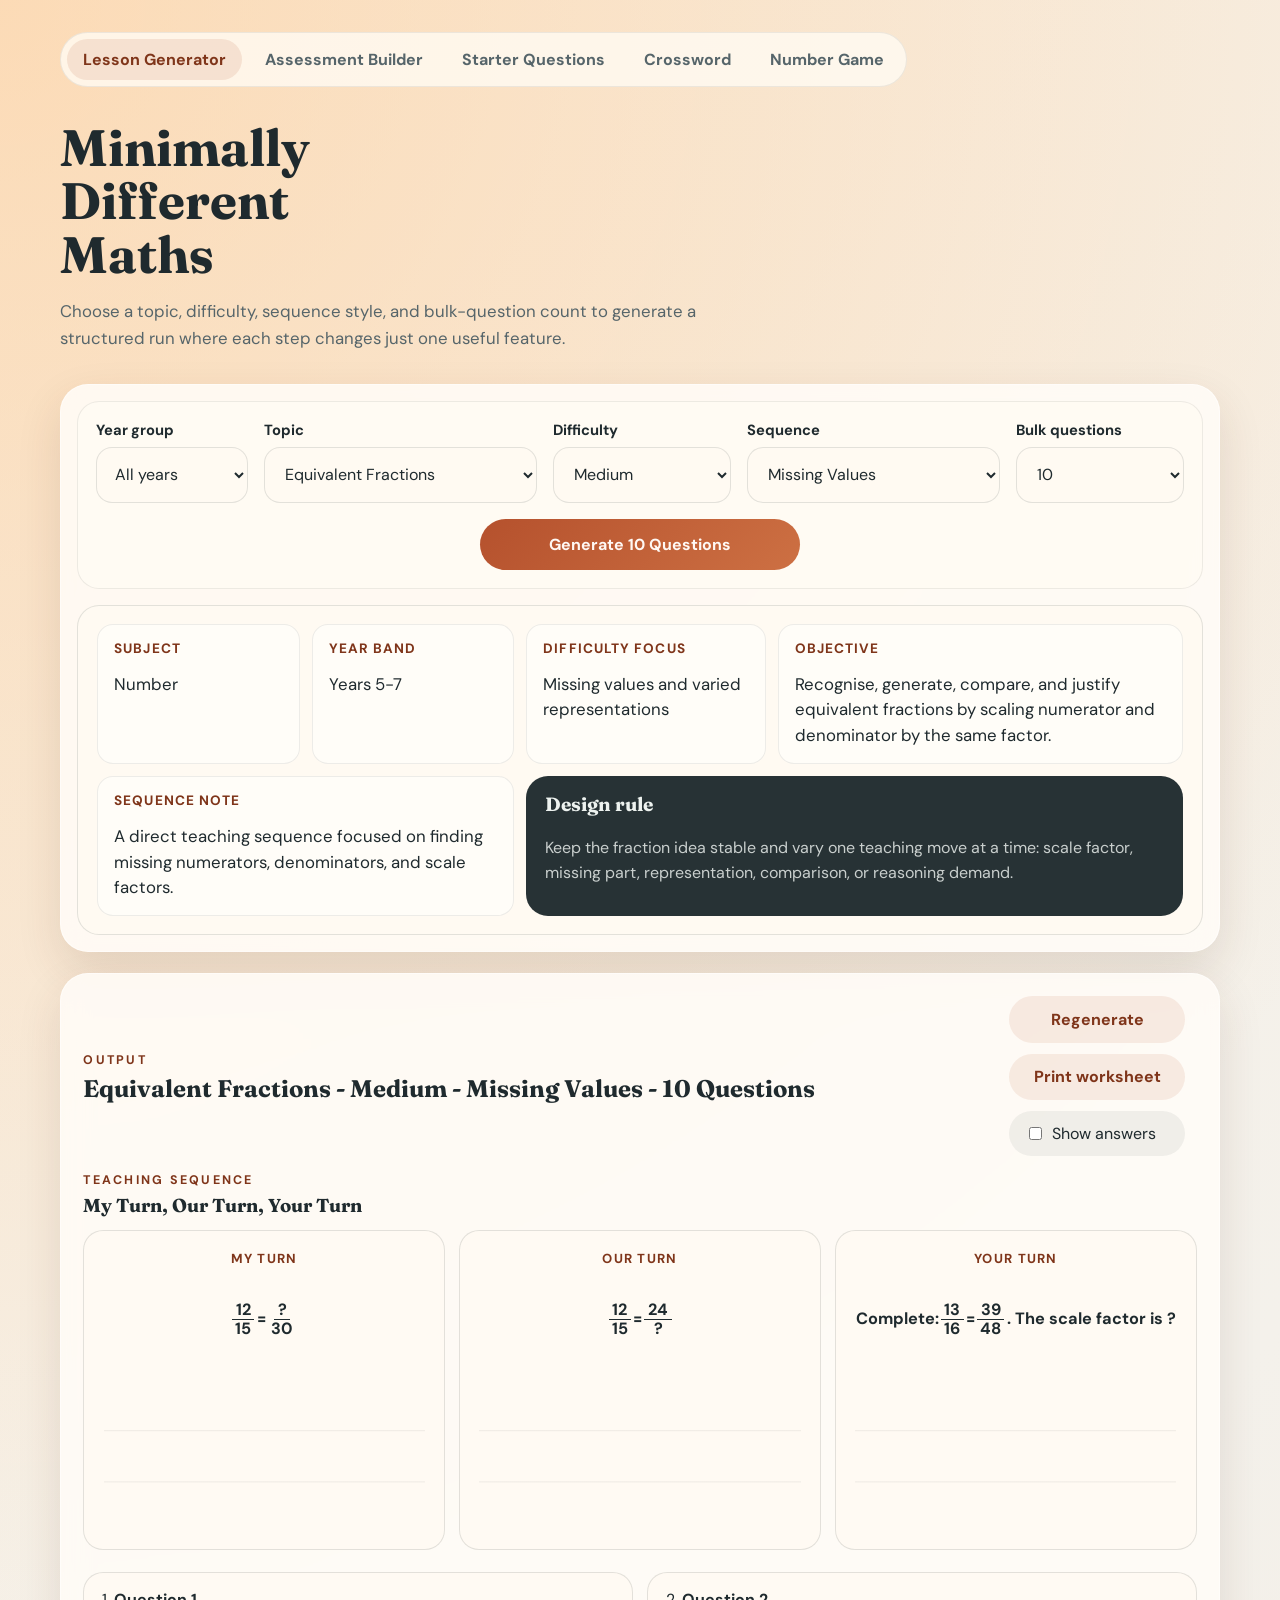
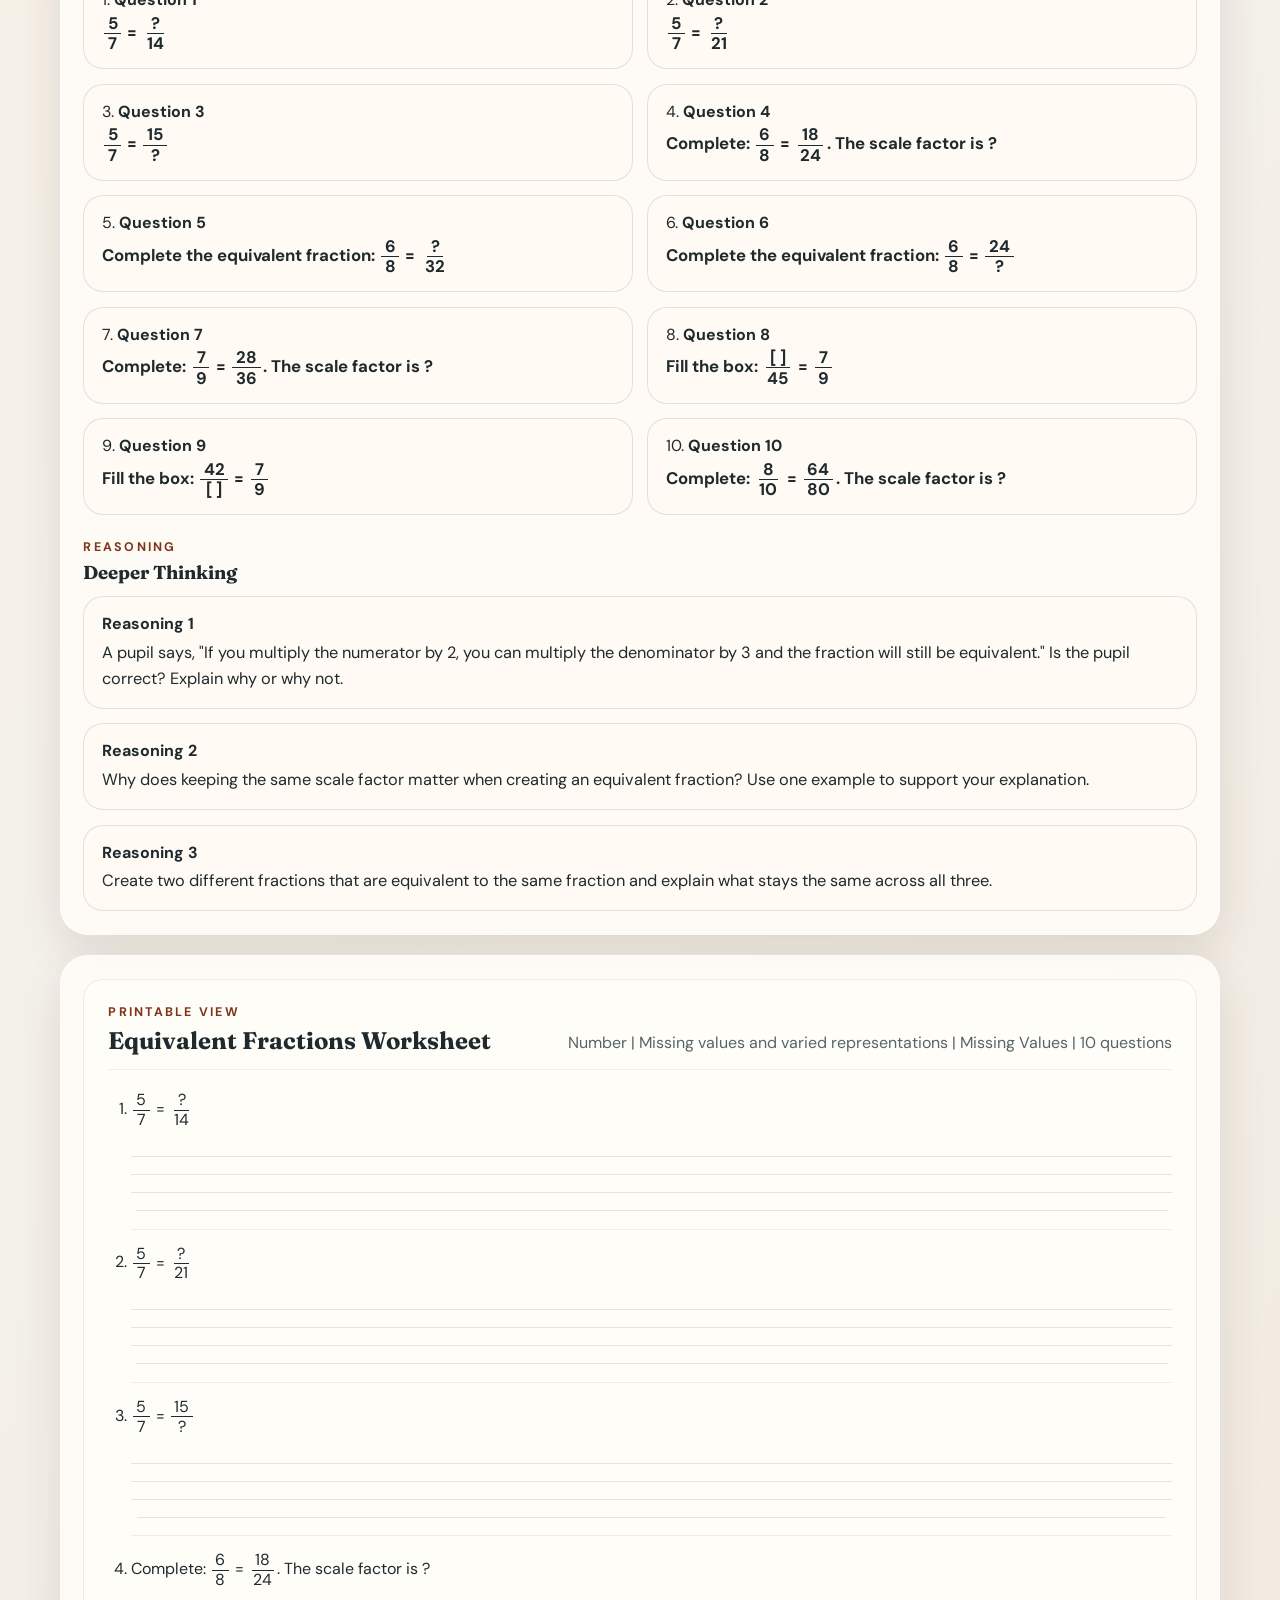
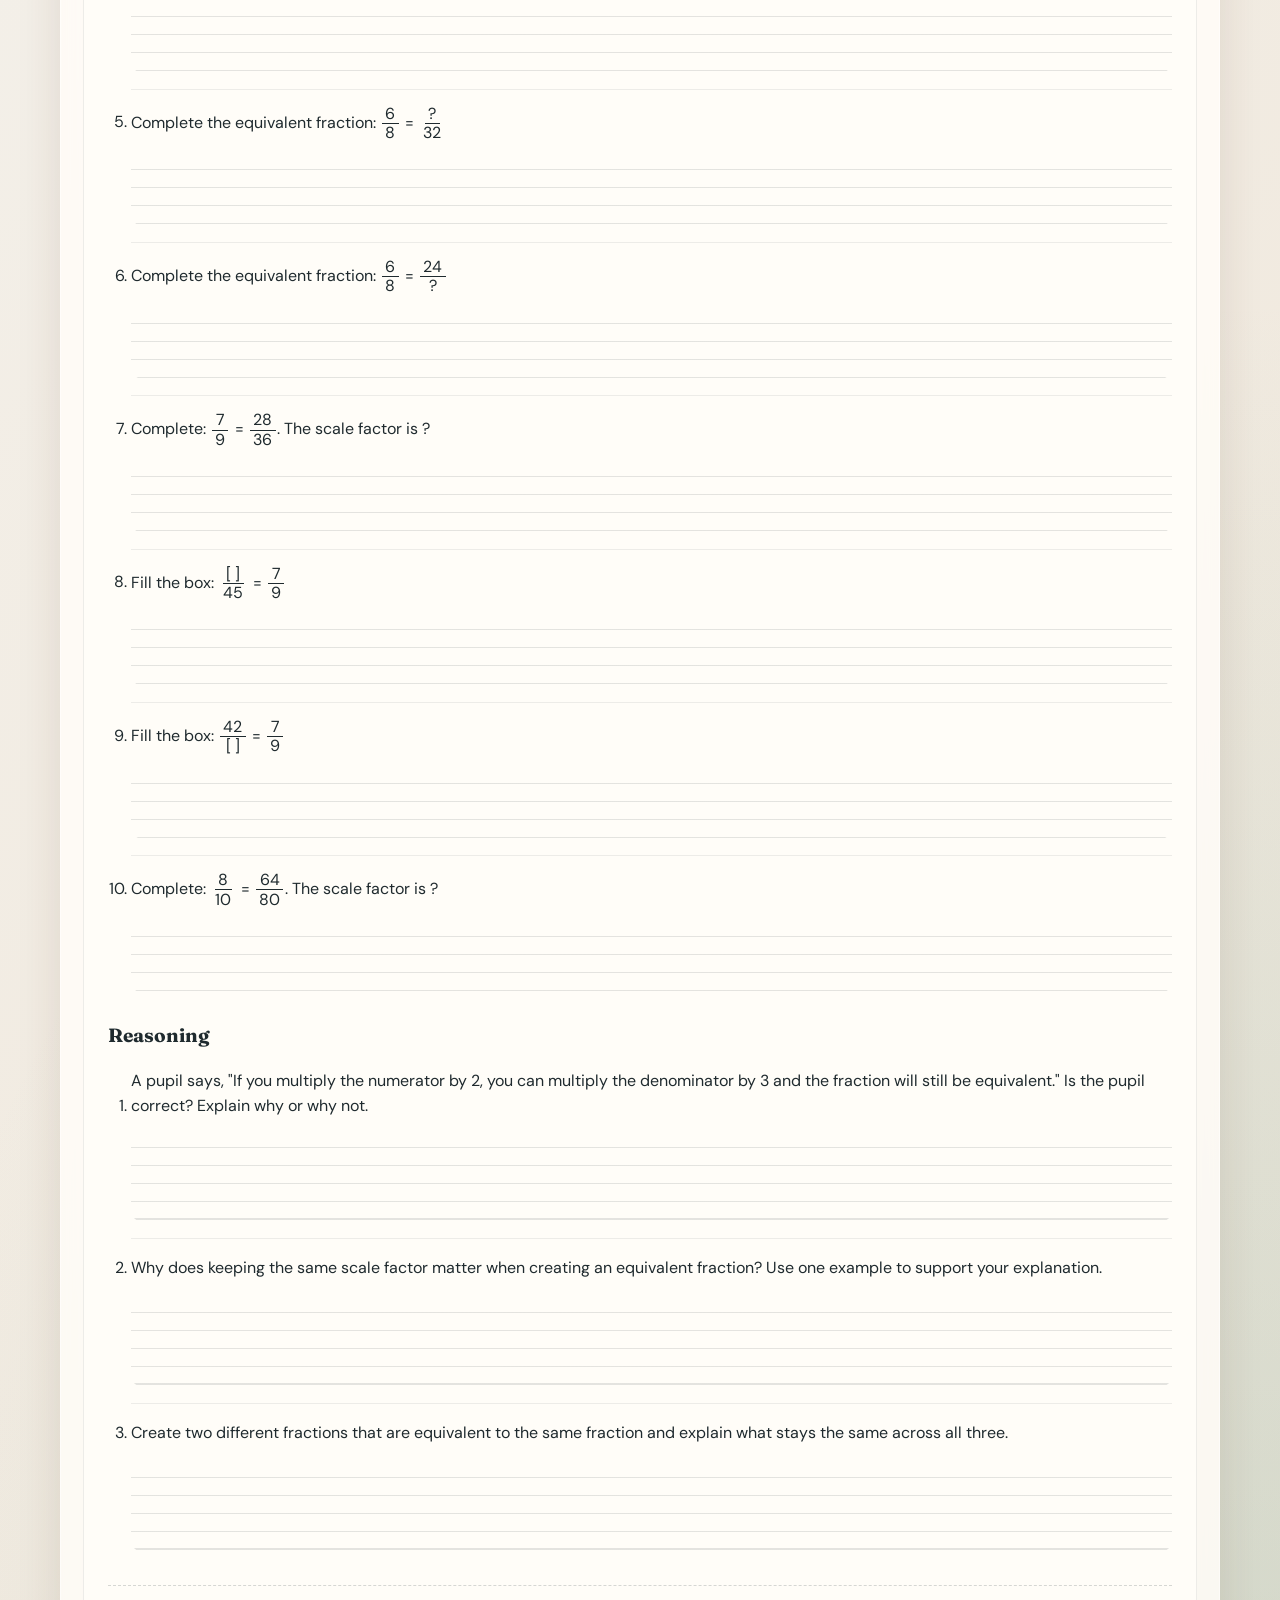
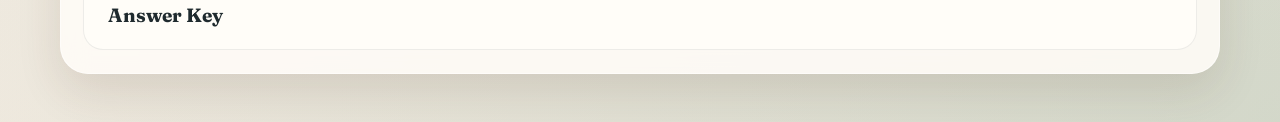
<file: index.html>
<!DOCTYPE html>
<html lang="en">
<head>
  <script>
    window.dataLayer = window.dataLayer || [];
    function gtag() {
      window.dataLayer.push(arguments);
    }
    window.gtag = window.gtag || gtag;
    window.gtag("js", new Date());
    window.gtag("config", "G-8G2D21011S");
  </script>
  <script async src="https://www.googletagmanager.com/gtag/js?id=G-8G2D21011S"></script>
  <meta charset="UTF-8">
  <meta name="viewport" content="width=device-width, initial-scale=1.0">
  <title>Minimally Different Maths</title>
  <link rel="icon" type="image/svg+xml" href="favicon.svg">
  <link rel="preconnect" href="https://fonts.googleapis.com">
  <link rel="preconnect" href="https://fonts.gstatic.com" crossorigin>
  <link href="https://fonts.googleapis.com/css2?family=DM+Sans:wght@400;500;700&family=Fraunces:opsz,wght@9..144,600;9..144,700&display=swap" rel="stylesheet">
  <link rel="stylesheet" href="styles.css">
</head>
<body>
  <main class="page-shell">
    <nav class="page-nav">
      <a class="page-nav-link is-active" href="/">Lesson Generator</a>
      <a class="page-nav-link" href="/assessment">Assessment Builder</a>
      <a class="page-nav-link" href="/starter">Starter Questions</a>
      <a class="page-nav-link" href="/crossword">Crossword</a>
      <a class="page-nav-link" href="/number-game">Number Game</a>
    </nav>

    <section class="hero">
      <h1>Minimally Different Maths</h1>
      <p class="hero-copy">
        Choose a topic, difficulty, sequence style, and bulk-question count to generate a structured run where each step changes just one useful feature.
      </p>
    </section>

    <section class="control-panel">
      <form id="generator-form" class="generator-form">
        <label class="field">
          <span>Year group</span>
          <select id="year-filter" name="year-filter"></select>
        </label>

        <label class="field">
          <span>Topic</span>
          <select id="topic" name="topic"></select>
        </label>

        <label class="field">
          <span>Difficulty</span>
          <select id="difficulty" name="difficulty">
            <option value="easy">Easy</option>
            <option value="medium" selected>Medium</option>
            <option value="hard">Hard</option>
          </select>
        </label>

        <label class="field">
          <span>Sequence</span>
          <select id="variant" name="variant"></select>
        </label>

        <label class="field">
          <span>Bulk questions</span>
          <select id="bulk-count" name="bulk-count">
            <option value="5">5</option>
            <option value="10" selected>10</option>
            <option value="15">15</option>
            <option value="20">20</option>
          </select>
        </label>

        <button id="generate-button" type="submit" class="primary-button">Generate 10 Questions</button>
      </form>

      <div class="topic-meta-card">
        <div class="meta-row meta-row-compact">
          <span class="meta-label">Subject</span>
          <span id="meta-subject" class="meta-value">Number</span>
        </div>
        <div class="meta-row meta-row-compact">
          <span class="meta-label">Year band</span>
          <span id="meta-year" class="meta-value">Years 5-7</span>
        </div>
        <div class="meta-row meta-row-compact">
          <span class="meta-label">Difficulty focus</span>
          <span id="meta-difficulty" class="meta-value">Missing values and varied representations</span>
        </div>
        <div class="meta-row meta-row-stack meta-row-objective">
          <span class="meta-label">Objective</span>
          <span id="meta-objective" class="meta-value">Recognise and create equivalent fractions by scaling numerator and denominator by the same factor.</span>
        </div>
        <div class="meta-row meta-row-stack meta-row-sequence">
          <span class="meta-label">Sequence note</span>
          <span id="meta-variant" class="meta-value">Progress through numerator and denominator gaps with gradually varied prompt types.</span>
        </div>
        <div class="meta-row meta-row-stack principle-card">
          <h2>Design rule</h2>
          <p id="topic-principle">
            Questions progress by making one deliberate change at a time.
          </p>
        </div>
      </div>
    </section>

    <section class="results-panel">
      <div class="results-header">
        <div>
          <p class="eyebrow">Output</p>
          <h2 id="results-title">Equivalent Fractions - Medium</h2>
        </div>
        <div class="action-row">
          <div class="action-stack">
            <button id="shuffle-button" class="secondary-button" type="button">Regenerate</button>
            <button id="print-button" class="secondary-button" type="button">Print worksheet</button>
            <label class="answer-toggle">
              <input id="toggle-answers" type="checkbox">
              <span>Show answers</span>
            </label>
          </div>
        </div>
      </div>

      <section class="teaching-section">
        <div class="teaching-header">
          <p class="eyebrow">Teaching Sequence</p>
          <h3>My Turn, Our Turn, Your Turn</h3>
        </div>
        <div id="teaching-sequence" class="teaching-grid"></div>
      </section>

      <ol id="question-list" class="question-list"></ol>

      <section class="reasoning-section">
        <div class="reasoning-header">
          <p class="eyebrow">Reasoning</p>
          <h3>Deeper Thinking</h3>
        </div>
        <ol id="reasoning-list" class="reasoning-list"></ol>
      </section>
    </section>

    <section class="worksheet-panel">
      <div class="worksheet-sheet">
        <div class="worksheet-heading">
          <div>
            <p class="eyebrow">Printable View</p>
            <h2 id="worksheet-title">Equivalent Fractions Worksheet</h2>
          </div>
          <p id="worksheet-meta" class="worksheet-meta">Number | Missing values and varied representations</p>
        </div>

        <ol id="worksheet-questions" class="worksheet-questions"></ol>

        <section class="worksheet-reasoning-section">
          <h3>Reasoning</h3>
          <ol id="worksheet-reasoning-questions" class="worksheet-questions worksheet-reasoning-questions"></ol>
        </section>

        <section class="answer-section">
          <h3>Answer Key</h3>
          <ol id="answer-key" class="answer-key" hidden></ol>
          <h3 id="reasoning-answer-title" hidden>Reasoning Answers</h3>
          <ol id="reasoning-answer-key" class="answer-key" hidden></ol>
        </section>
      </div>
    </section>
  </main>

  <script src="topics-data.js"></script>
  <script src="script.js"></script>
</body>
</html>
</file>
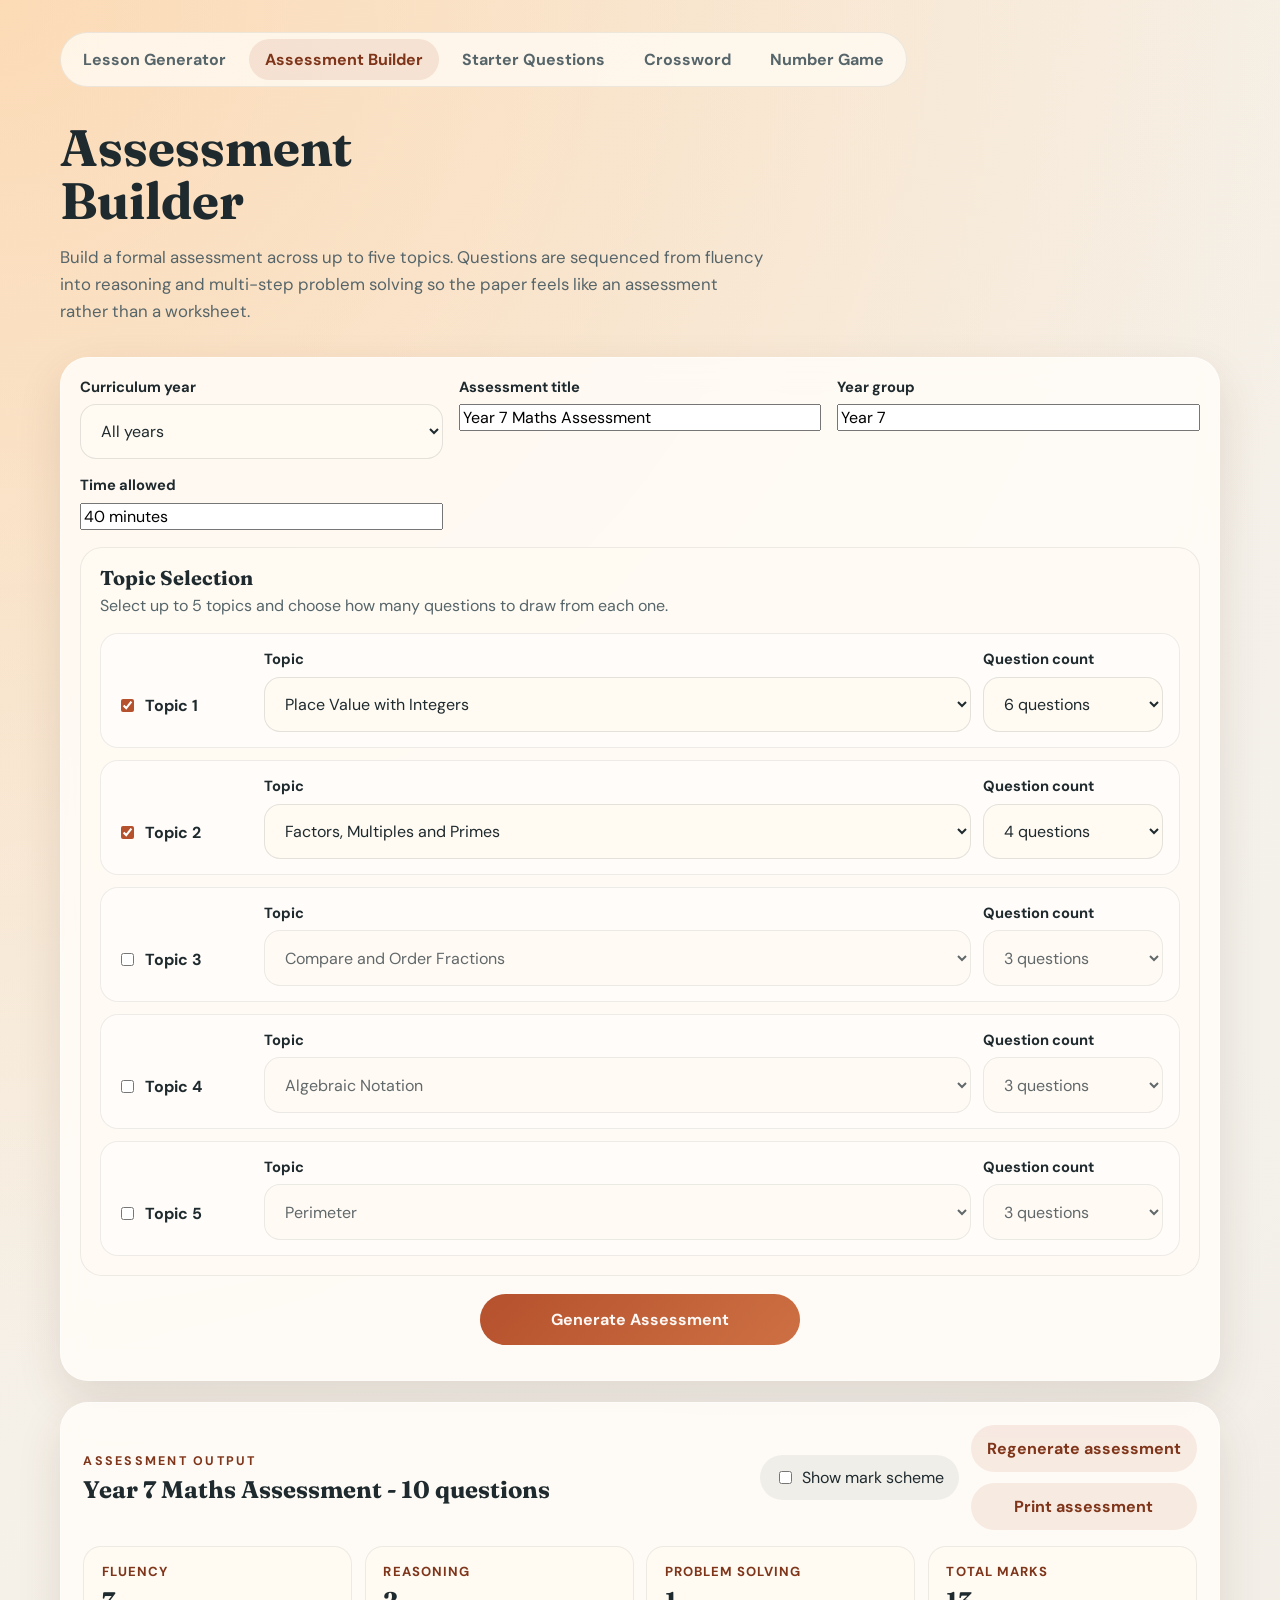
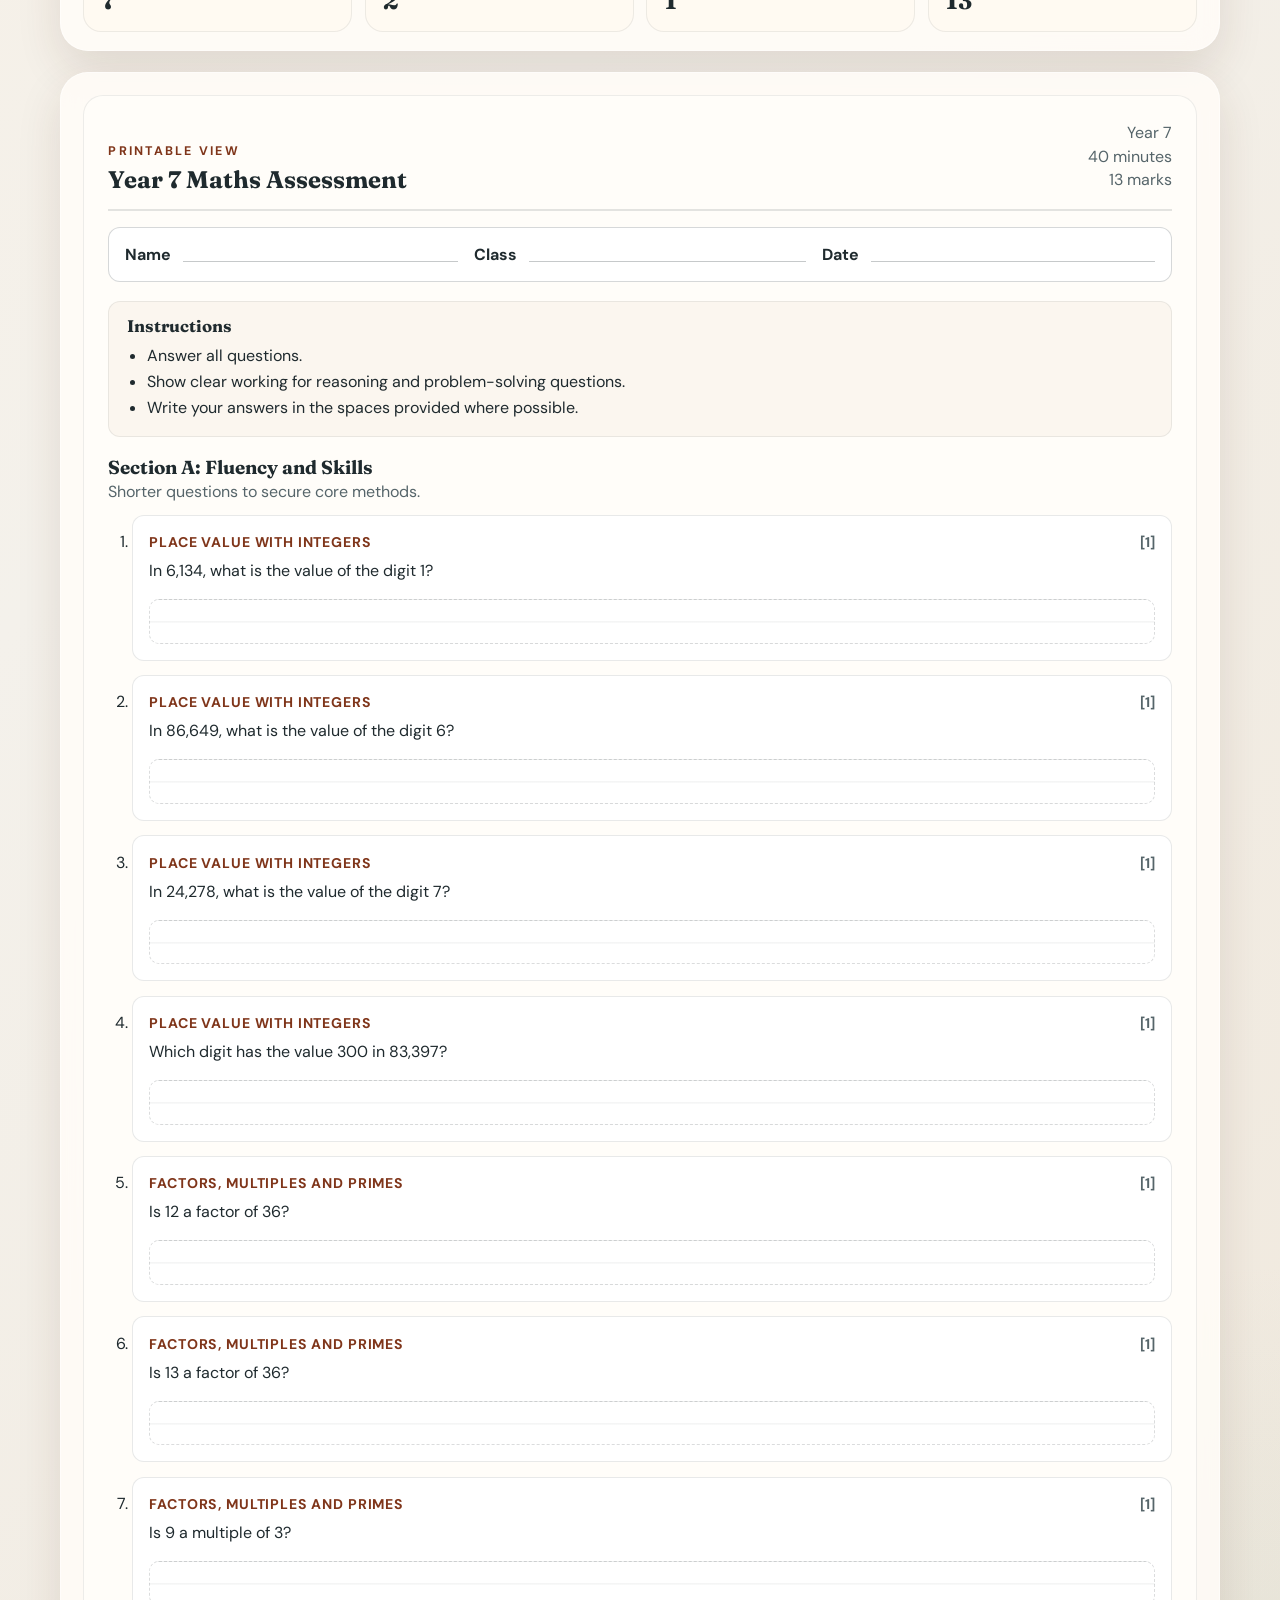
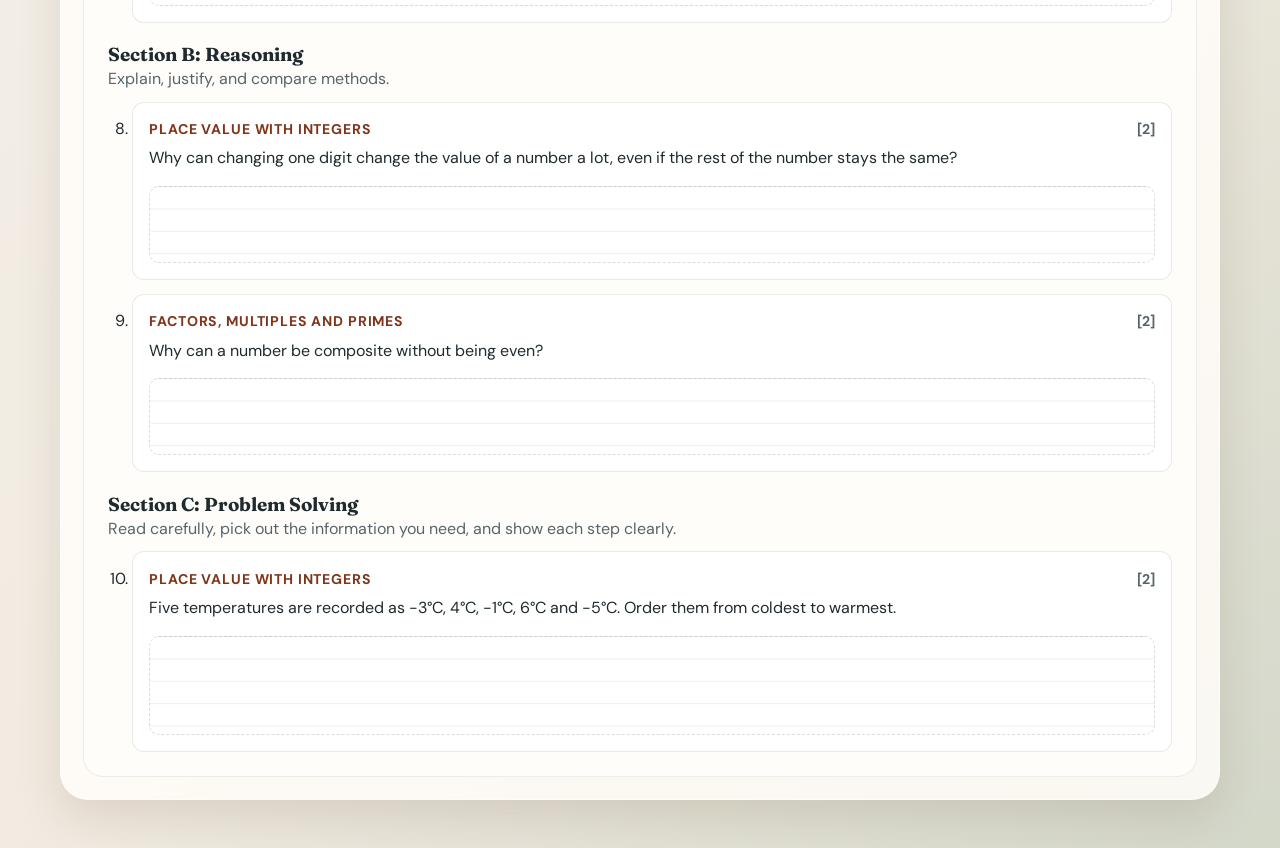
<file: assessment.html>
<!DOCTYPE html>
<html lang="en">
<head>
  <script>
    window.dataLayer = window.dataLayer || [];
    function gtag() {
      window.dataLayer.push(arguments);
    }
    window.gtag = window.gtag || gtag;
    window.gtag("js", new Date());
    window.gtag("config", "G-8G2D21011S");
  </script>
  <script async src="https://www.googletagmanager.com/gtag/js?id=G-8G2D21011S"></script>
  <meta charset="UTF-8">
  <meta name="viewport" content="width=device-width, initial-scale=1.0">
  <title>Assessment Builder | Minimally Different Maths</title>
  <link rel="icon" type="image/svg+xml" href="favicon.svg">
  <link rel="preconnect" href="https://fonts.googleapis.com">
  <link rel="preconnect" href="https://fonts.gstatic.com" crossorigin>
  <link href="https://fonts.googleapis.com/css2?family=DM+Sans:wght@400;500;700&family=Fraunces:opsz,wght@9..144,600;9..144,700&display=swap" rel="stylesheet">
  <link rel="stylesheet" href="styles.css">
</head>
<body>
  <main class="page-shell">
    <nav class="page-nav">
      <a class="page-nav-link" href="/">Lesson Generator</a>
      <a class="page-nav-link is-active" href="/assessment">Assessment Builder</a>
      <a class="page-nav-link" href="/starter">Starter Questions</a>
      <a class="page-nav-link" href="/crossword">Crossword</a>
      <a class="page-nav-link" href="/number-game">Number Game</a>
    </nav>

    <section class="hero">
      <h1>Assessment Builder</h1>
      <p class="hero-copy">
        Build a formal assessment across up to five topics. Questions are sequenced from fluency into reasoning and multi-step problem solving so the paper feels like an assessment rather than a worksheet.
      </p>
    </section>

    <section class="control-panel assessment-control-panel">
      <form id="assessment-form" class="assessment-form">
        <div class="assessment-meta-grid">
          <label class="field">
            <span>Curriculum year</span>
            <select id="assessment-year-filter" name="assessment-year-filter"></select>
          </label>

          <label class="field">
            <span>Assessment title</span>
            <input id="assessment-title-input" name="assessment-title" type="text" value="Year 7 Maths Assessment">
          </label>

          <label class="field">
            <span>Year group</span>
            <input id="assessment-year-input" name="assessment-year" type="text" value="Year 7">
          </label>

          <label class="field">
            <span>Time allowed</span>
            <input id="assessment-time-input" name="assessment-time" type="text" value="40 minutes">
          </label>
        </div>

        <div class="assessment-topic-picker">
          <div class="assessment-topic-picker-header">
            <h2>Topic Selection</h2>
            <p>Select up to 5 topics and choose how many questions to draw from each one.</p>
          </div>

          <div id="assessment-topic-rows" class="assessment-topic-rows"></div>
        </div>

        <button id="assessment-generate-button" type="submit" class="primary-button">Generate Assessment</button>
      </form>
    </section>

    <section class="results-panel assessment-results-panel">
      <div class="results-header">
        <div>
          <p class="eyebrow">Assessment Output</p>
          <h2 id="assessment-results-title">Assessment Preview</h2>
        </div>
        <div class="action-row">
          <div class="action-stack">
            <label class="answer-toggle">
              <input id="toggle-mark-scheme" type="checkbox">
              <span>Show mark scheme</span>
            </label>
          </div>
          <div class="action-stack">
            <button id="assessment-regenerate-button" class="secondary-button" type="button">Regenerate assessment</button>
            <button id="assessment-print-button" class="secondary-button" type="button">Print assessment</button>
          </div>
        </div>
      </div>

      <div id="assessment-summary" class="assessment-summary"></div>
    </section>

    <section class="worksheet-panel assessment-paper-panel">
      <div class="worksheet-sheet assessment-sheet">
        <header class="assessment-paper-header">
          <div>
            <p class="eyebrow">Printable View</p>
            <h2 id="assessment-paper-title">Year 7 Maths Assessment</h2>
          </div>
          <div class="assessment-paper-meta">
            <p id="assessment-paper-year">Year 7</p>
            <p id="assessment-paper-time">40 minutes</p>
            <p id="assessment-paper-marks">0 marks</p>
          </div>
        </header>

        <section class="assessment-candidate-box">
          <div class="candidate-line"><span>Name</span><span class="line-fill"></span></div>
          <div class="candidate-line"><span>Class</span><span class="line-fill"></span></div>
          <div class="candidate-line"><span>Date</span><span class="line-fill"></span></div>
        </section>

        <section class="assessment-instructions">
          <h3>Instructions</h3>
          <ul>
            <li>Answer all questions.</li>
            <li>Show clear working for reasoning and problem-solving questions.</li>
            <li>Write your answers in the spaces provided where possible.</li>
          </ul>
        </section>

        <div id="assessment-paper-sections" class="assessment-paper-sections"></div>

        <section id="assessment-mark-scheme" class="answer-section assessment-mark-scheme" hidden>
          <h3>Mark Scheme</h3>
          <ol id="assessment-mark-scheme-list" class="answer-key"></ol>
        </section>
      </div>
    </section>
  </main>

  <script src="topics-data.js"></script>
  <script src="script.js"></script>
  <script src="assessment.js"></script>
</body>
</html>
</file>
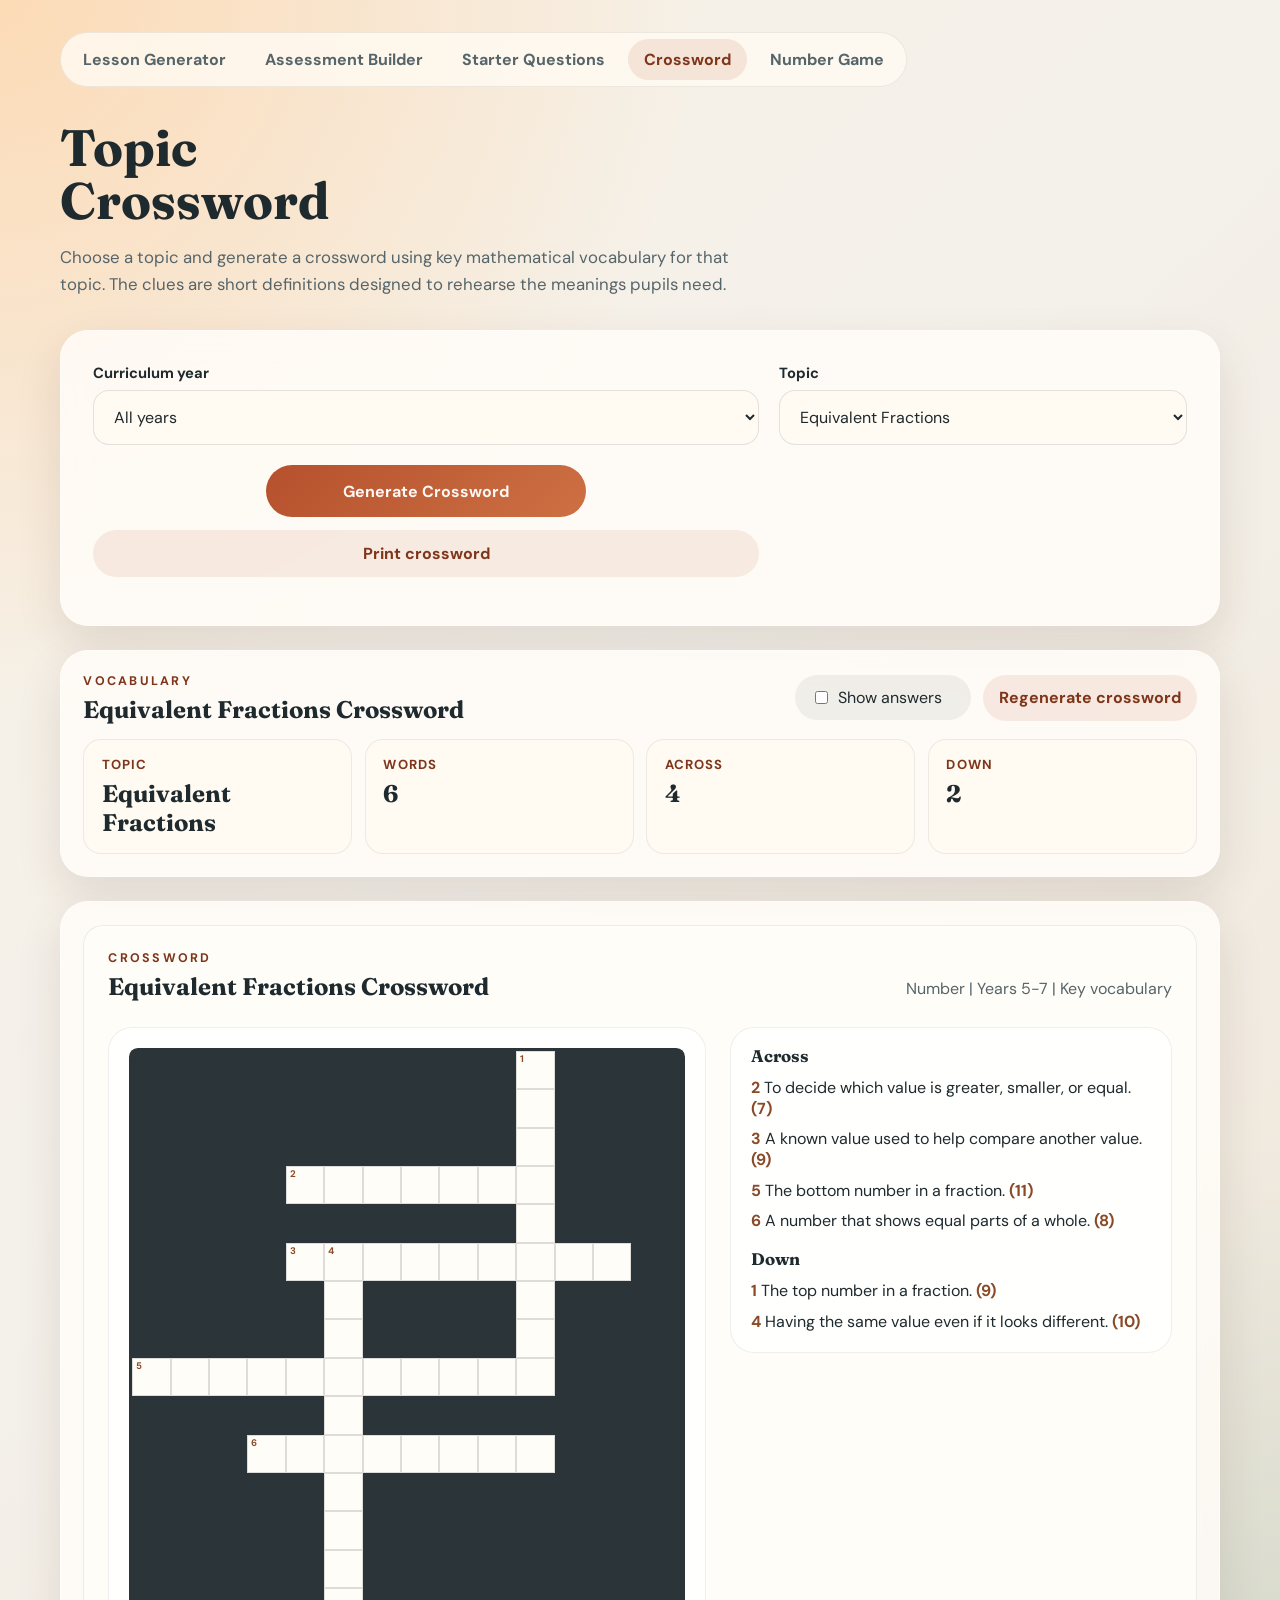
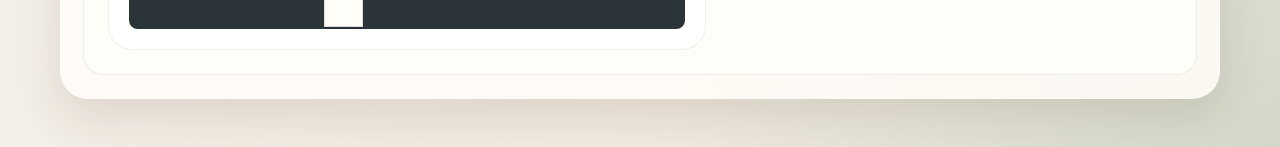
<file: crossword.html>
<!DOCTYPE html>
<html lang="en">
<head>
  <script>
    window.dataLayer = window.dataLayer || [];
    function gtag() {
      window.dataLayer.push(arguments);
    }
    window.gtag = window.gtag || gtag;
    window.gtag("js", new Date());
    window.gtag("config", "G-8G2D21011S");
  </script>
  <script async src="https://www.googletagmanager.com/gtag/js?id=G-8G2D21011S"></script>
  <meta charset="UTF-8">
  <meta name="viewport" content="width=device-width, initial-scale=1.0">
  <title>Crossword | Minimally Different Maths</title>
  <link rel="icon" type="image/svg+xml" href="favicon.svg">
  <link rel="preconnect" href="https://fonts.googleapis.com">
  <link rel="preconnect" href="https://fonts.gstatic.com" crossorigin>
  <link href="https://fonts.googleapis.com/css2?family=DM+Sans:wght@400;500;700&family=Fraunces:opsz,wght@9..144,600;9..144,700&display=swap" rel="stylesheet">
  <link rel="stylesheet" href="styles.css">
</head>
<body>
  <main class="page-shell">
    <nav class="page-nav">
      <a class="page-nav-link" href="/">Lesson Generator</a>
      <a class="page-nav-link" href="/assessment">Assessment Builder</a>
      <a class="page-nav-link" href="/starter">Starter Questions</a>
      <a class="page-nav-link is-active" href="/crossword">Crossword</a>
      <a class="page-nav-link" href="/number-game">Number Game</a>
    </nav>

    <section class="hero">
      <h1>Topic Crossword</h1>
      <p class="hero-copy">
        Choose a topic and generate a crossword using key mathematical vocabulary for that topic. The clues are short definitions designed to rehearse the meanings pupils need.
      </p>
    </section>

    <section class="control-panel crossword-control-panel">
      <form id="crossword-form" class="crossword-form">
        <label class="field">
          <span>Curriculum year</span>
          <select id="crossword-year-filter" name="crossword-year-filter"></select>
        </label>

        <label class="field">
          <span>Topic</span>
          <select id="crossword-topic" name="crossword-topic"></select>
        </label>

        <div class="crossword-button-stack">
          <button id="crossword-generate-button" type="submit" class="primary-button">Generate Crossword</button>
          <button id="crossword-print-button" type="button" class="secondary-button">Print crossword</button>
        </div>
      </form>
    </section>

    <section class="results-panel crossword-results-panel">
      <div class="results-header">
        <div>
          <p class="eyebrow">Vocabulary</p>
          <h2 id="crossword-results-title">Topic Crossword</h2>
        </div>
        <div class="action-row">
          <div class="action-stack">
            <label class="answer-toggle">
              <input id="toggle-crossword-answers" type="checkbox">
              <span>Show answers</span>
            </label>
          </div>
          <div class="action-stack">
            <button id="crossword-regenerate-button" class="secondary-button" type="button">Regenerate crossword</button>
          </div>
        </div>
      </div>

      <div id="crossword-summary" class="assessment-summary"></div>
    </section>

    <section class="worksheet-panel crossword-sheet-panel">
      <div class="worksheet-sheet crossword-sheet">
        <header class="crossword-sheet-header">
          <div>
            <p class="eyebrow">Crossword</p>
            <h2 id="crossword-sheet-title">Topic Crossword</h2>
          </div>
          <p id="crossword-sheet-meta" class="worksheet-meta">Key vocabulary definitions</p>
        </header>

        <div class="crossword-layout">
          <section class="crossword-grid-panel">
            <div id="crossword-grid" class="crossword-grid" aria-label="Crossword grid"></div>
          </section>

          <section class="crossword-clues-panel">
            <div class="crossword-clues-section">
              <h3>Across</h3>
              <ol id="crossword-across-clues" class="crossword-clue-list"></ol>
            </div>
            <div class="crossword-clues-section">
              <h3>Down</h3>
              <ol id="crossword-down-clues" class="crossword-clue-list"></ol>
            </div>
          </section>
        </div>

        <section id="crossword-answer-section" class="answer-section" hidden>
          <h3>Answer List</h3>
          <ol id="crossword-answer-list" class="answer-key"></ol>
        </section>
      </div>
    </section>
  </main>

  <script src="topics-data.js"></script>
  <script src="script.js"></script>
  <script src="crossword.js"></script>
</body>
</html>
</file>
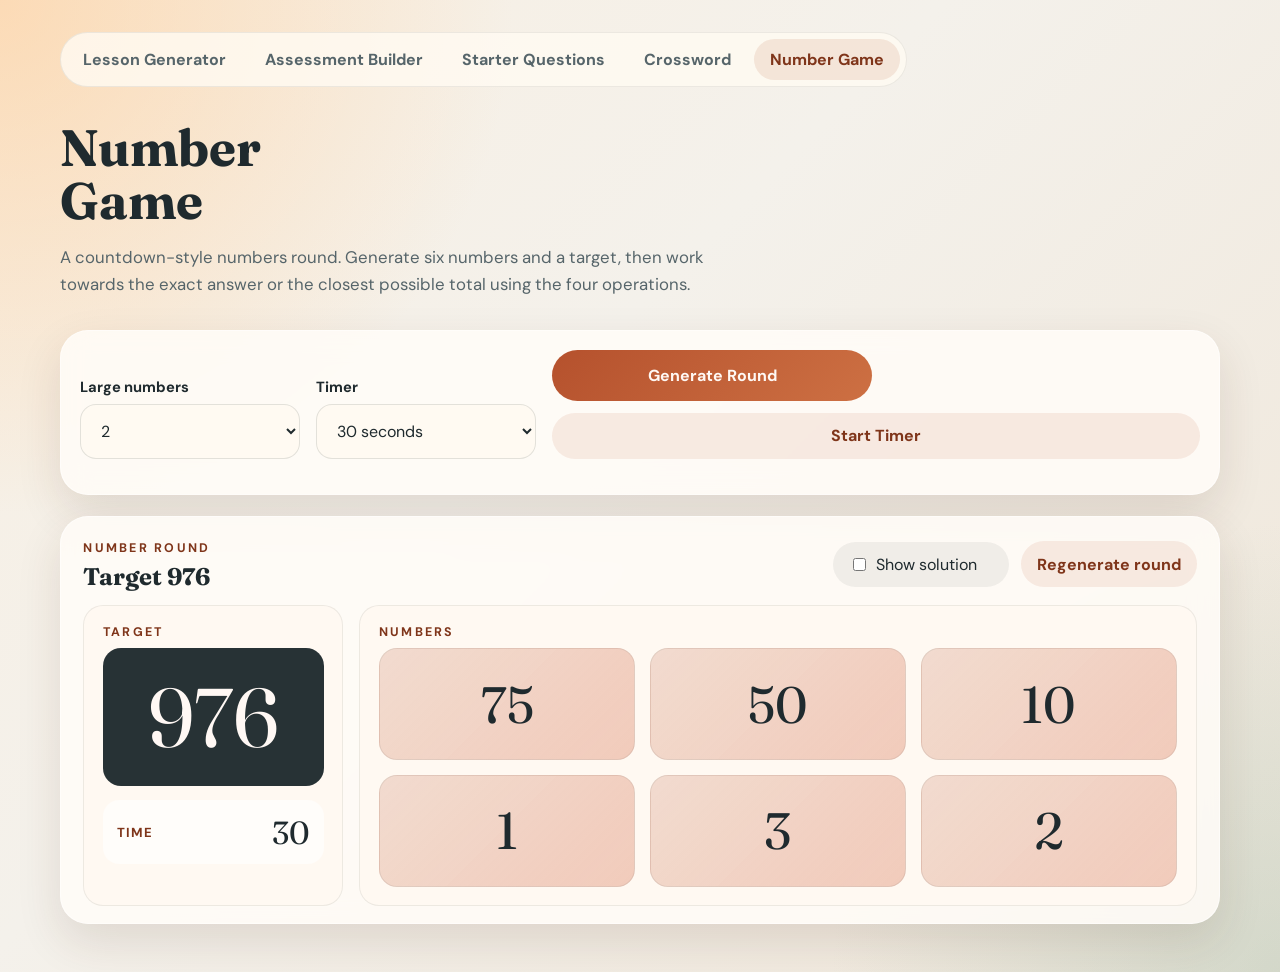
<file: number-game.html>
<!DOCTYPE html>
<html lang="en">
<head>
  <script>
    window.dataLayer = window.dataLayer || [];
    function gtag() {
      window.dataLayer.push(arguments);
    }
    window.gtag = window.gtag || gtag;
    window.gtag("js", new Date());
    window.gtag("config", "G-8G2D21011S");
  </script>
  <script async src="https://www.googletagmanager.com/gtag/js?id=G-8G2D21011S"></script>
  <meta charset="UTF-8">
  <meta name="viewport" content="width=device-width, initial-scale=1.0">
  <title>Number Game | Minimally Different Maths</title>
  <link rel="icon" type="image/svg+xml" href="favicon.svg">
  <link rel="preconnect" href="https://fonts.googleapis.com">
  <link rel="preconnect" href="https://fonts.gstatic.com" crossorigin>
  <link href="https://fonts.googleapis.com/css2?family=DM+Sans:wght@400;500;700&family=Fraunces:opsz,wght@9..144,600;9..144,700&display=swap" rel="stylesheet">
  <link rel="stylesheet" href="styles.css">
</head>
<body>
  <main class="page-shell">
    <nav class="page-nav">
      <a class="page-nav-link" href="/">Lesson Generator</a>
      <a class="page-nav-link" href="/assessment">Assessment Builder</a>
      <a class="page-nav-link" href="/starter">Starter Questions</a>
      <a class="page-nav-link" href="/crossword">Crossword</a>
      <a class="page-nav-link is-active" href="/number-game">Number Game</a>
    </nav>

    <section class="hero">
      <h1>Number Game</h1>
      <p class="hero-copy">
        A countdown-style numbers round. Generate six numbers and a target, then work towards the exact answer or the closest possible total using the four operations.
      </p>
    </section>

    <section class="control-panel number-game-control-panel">
      <form id="number-game-form" class="number-game-form">
        <label class="field">
          <span>Large numbers</span>
          <select id="large-count" name="large-count">
            <option value="0">0</option>
            <option value="1">1</option>
            <option value="2" selected>2</option>
            <option value="3">3</option>
            <option value="4">4</option>
          </select>
        </label>

        <label class="field">
          <span>Timer</span>
          <select id="timer-seconds" name="timer-seconds">
            <option value="0">Off</option>
            <option value="30" selected>30 seconds</option>
            <option value="45">45 seconds</option>
            <option value="60">60 seconds</option>
          </select>
        </label>

        <div class="number-game-button-stack">
          <button id="number-game-generate-button" type="submit" class="primary-button">Generate Round</button>
          <button id="number-game-start-button" type="button" class="secondary-button">Start Timer</button>
        </div>
      </form>
    </section>

    <section class="results-panel number-game-results-panel">
      <div class="results-header">
        <div>
          <p class="eyebrow">Number Round</p>
          <h2 id="number-game-results-title">Countdown Numbers</h2>
        </div>
        <div class="action-row">
          <div class="action-stack">
            <label class="answer-toggle">
              <input id="toggle-number-game-solution" type="checkbox">
              <span>Show solution</span>
            </label>
          </div>
          <div class="action-stack">
            <button id="number-game-regenerate-button" class="secondary-button" type="button">Regenerate round</button>
          </div>
        </div>
      </div>

      <div class="number-game-board">
        <section class="number-game-target-panel">
          <p class="eyebrow">Target</p>
          <div id="number-game-target" class="number-game-target">000</div>
          <div class="number-game-timer-wrap">
            <span class="number-game-timer-label">Time</span>
            <span id="number-game-timer" class="number-game-timer">30</span>
          </div>
        </section>

        <section class="number-game-numbers-panel">
          <p class="eyebrow">Numbers</p>
          <div id="number-game-numbers" class="number-game-numbers"></div>
        </section>
      </div>

      <section class="number-game-solution-panel" id="number-game-solution-panel" hidden>
        <div class="number-game-solution-summary">
          <div class="assessment-summary-card">
            <span class="assessment-summary-label">Best total</span>
            <strong id="number-game-best-total" class="assessment-summary-value">0</strong>
          </div>
          <div class="assessment-summary-card">
            <span class="assessment-summary-label">Distance</span>
            <strong id="number-game-distance" class="assessment-summary-value">0</strong>
          </div>
        </div>
        <div class="number-game-solution-card">
          <p class="eyebrow">Method</p>
          <div id="number-game-solution-text" class="number-game-solution-text"></div>
        </div>
      </section>
    </section>
  </main>

  <script src="topics-data.js"></script>
  <script src="script.js"></script>
  <script src="number-game.js"></script>
</body>
</html>
</file>
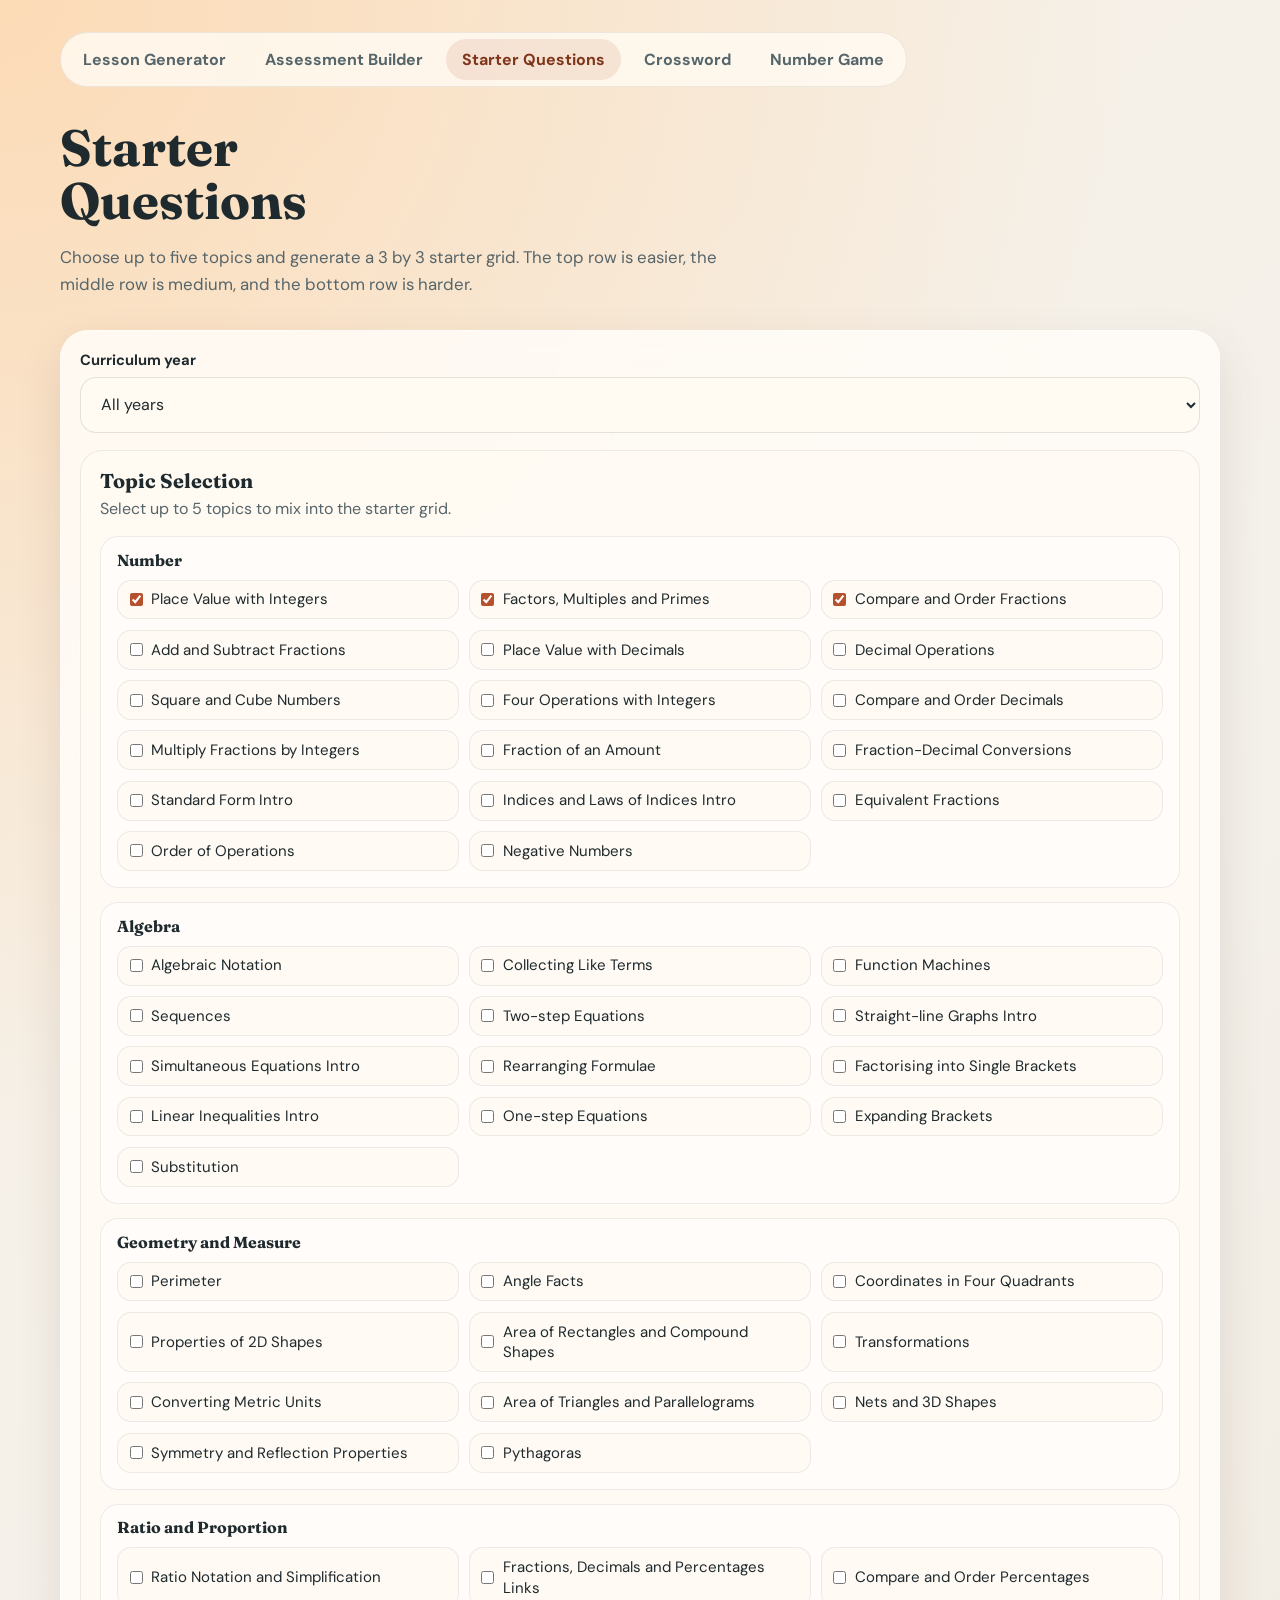
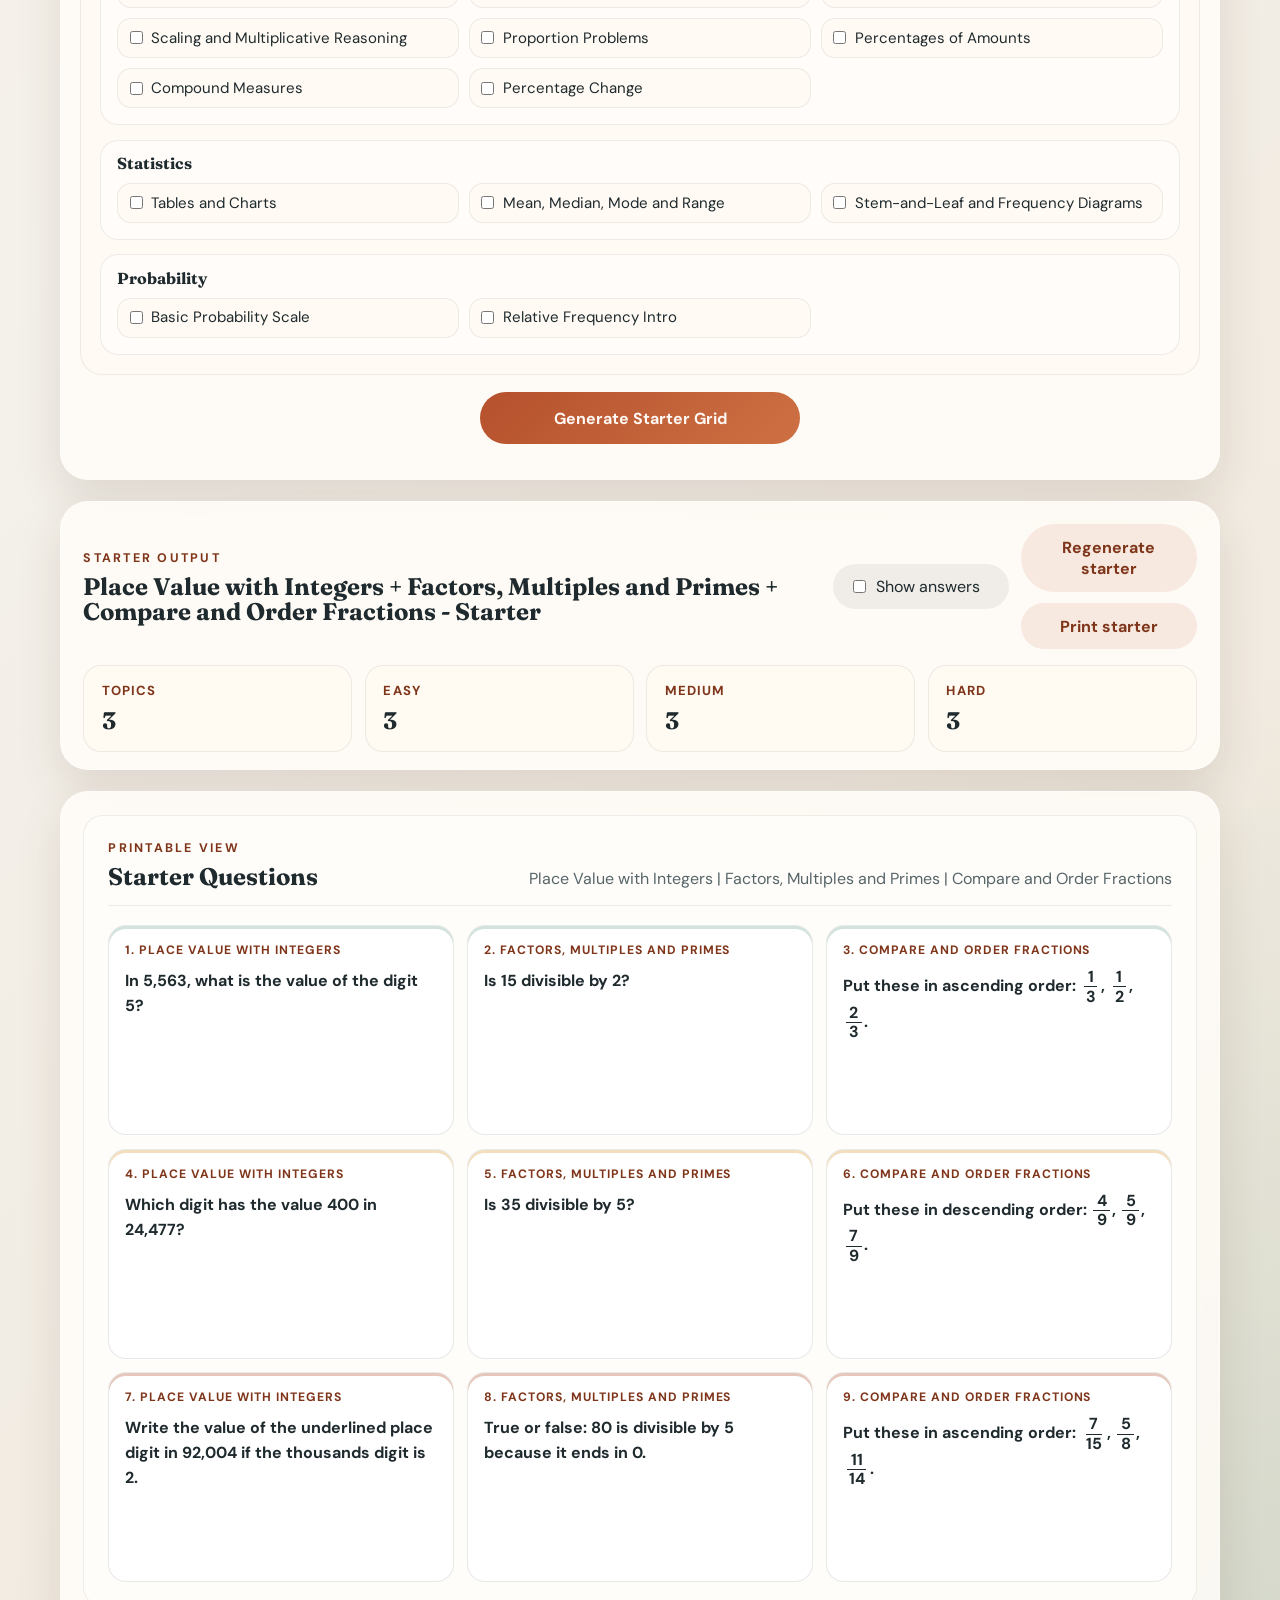
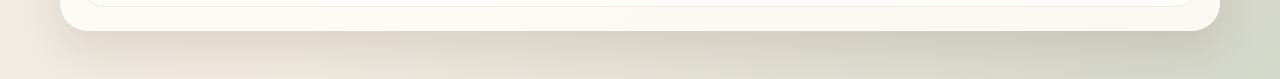
<file: starter.html>
<!DOCTYPE html>
<html lang="en">
<head>
  <script>
    window.dataLayer = window.dataLayer || [];
    function gtag() {
      window.dataLayer.push(arguments);
    }
    window.gtag = window.gtag || gtag;
    window.gtag("js", new Date());
    window.gtag("config", "G-8G2D21011S");
  </script>
  <script async src="https://www.googletagmanager.com/gtag/js?id=G-8G2D21011S"></script>
  <meta charset="UTF-8">
  <meta name="viewport" content="width=device-width, initial-scale=1.0">
  <title>Starter Questions | Minimally Different Maths</title>
  <link rel="icon" type="image/svg+xml" href="favicon.svg">
  <link rel="preconnect" href="https://fonts.googleapis.com">
  <link rel="preconnect" href="https://fonts.gstatic.com" crossorigin>
  <link href="https://fonts.googleapis.com/css2?family=DM+Sans:wght@400;500;700&family=Fraunces:opsz,wght@9..144,600;9..144,700&display=swap" rel="stylesheet">
  <link rel="stylesheet" href="styles.css">
</head>
<body>
  <main class="page-shell">
    <nav class="page-nav">
      <a class="page-nav-link" href="/">Lesson Generator</a>
      <a class="page-nav-link" href="/assessment">Assessment Builder</a>
      <a class="page-nav-link is-active" href="/starter">Starter Questions</a>
      <a class="page-nav-link" href="/crossword">Crossword</a>
      <a class="page-nav-link" href="/number-game">Number Game</a>
    </nav>

    <section class="hero">
      <h1>Starter Questions</h1>
      <p class="hero-copy">
        Choose up to five topics and generate a 3 by 3 starter grid. The top row is easier, the middle row is medium, and the bottom row is harder.
      </p>
    </section>

    <section class="control-panel starter-control-panel">
      <form id="starter-form" class="starter-form">
        <label class="field">
          <span>Curriculum year</span>
          <select id="starter-year-filter" name="starter-year-filter"></select>
        </label>

        <div class="starter-topic-picker">
          <div class="assessment-topic-picker-header">
            <h2>Topic Selection</h2>
            <p>Select up to 5 topics to mix into the starter grid.</p>
          </div>
          <div id="starter-topic-rows" class="starter-topic-list"></div>
        </div>

        <button id="starter-generate-button" type="submit" class="primary-button">Generate Starter Grid</button>
      </form>
    </section>

    <section class="results-panel starter-results-panel">
      <div class="results-header">
        <div>
          <p class="eyebrow">Starter Output</p>
          <h2 id="starter-results-title">9 Question Starter</h2>
        </div>
        <div class="action-row">
          <div class="action-stack">
            <label class="answer-toggle">
              <input id="toggle-starter-answers" type="checkbox">
              <span>Show answers</span>
            </label>
          </div>
          <div class="action-stack">
            <button id="starter-regenerate-button" class="secondary-button" type="button">Regenerate starter</button>
            <button id="starter-print-button" class="secondary-button" type="button">Print starter</button>
          </div>
        </div>
      </div>

      <div id="starter-summary" class="assessment-summary"></div>
    </section>

    <section class="worksheet-panel starter-sheet-panel">
      <div class="worksheet-sheet starter-sheet">
        <header class="starter-sheet-header">
          <div>
            <p class="eyebrow">Printable View</p>
            <h2 id="starter-sheet-title">Starter Questions</h2>
          </div>
          <p id="starter-sheet-meta" class="worksheet-meta">Easy to hard across 9 questions</p>
        </header>

        <div id="starter-grid" class="starter-grid"></div>

        <section id="starter-answer-section" class="answer-section" hidden>
          <h3>Answers</h3>
          <ol id="starter-answer-list" class="answer-key"></ol>
        </section>
      </div>
    </section>
  </main>

  <script src="topics-data.js"></script>
  <script src="script.js"></script>
  <script src="starter.js"></script>
</body>
</html>
</file>
<file: styles.css>
﻿:root {
  --bg: #f7f1e8;
  --panel: rgba(255, 252, 247, 0.88);
  --panel-strong: #fffaf2;
  --ink: #1f2a2e;
  --muted: #56656a;
  --accent: #b5512d;
  --accent-deep: #7f351a;
  --line: rgba(31, 42, 46, 0.12);
  --shadow: 0 18px 45px rgba(77, 44, 24, 0.12);
}

* {
  box-sizing: border-box;
}

body {
  margin: 0;
  min-height: 100vh;
  font-family: "DM Sans", sans-serif;
  color: var(--ink);
  background:
    radial-gradient(circle at top left, rgba(255, 202, 146, 0.55), transparent 32%),
    radial-gradient(circle at bottom right, rgba(123, 170, 152, 0.24), transparent 28%),
    linear-gradient(135deg, #f8efe2 0%, #f4f1eb 42%, #efe6d9 100%);
}

.page-shell {
  width: min(1160px, calc(100% - 2rem));
  margin: 0 auto;
  padding: 2rem 0 3rem;
}

.hero {
  padding: 1rem 0 2rem;
}

.eyebrow {
  margin: 0 0 0.5rem;
  font-size: 0.78rem;
  font-weight: 700;
  letter-spacing: 0.18em;
  text-transform: uppercase;
  color: var(--accent-deep);
}

h1,
h2,
h3 {
  margin: 0;
  font-family: "Fraunces", serif;
  line-height: 1.05;
}

h1 {
  font-size: clamp(2.6rem, 4vw, 4.6rem);
  max-width: 10ch;
}

.hero-copy {
  max-width: 44rem;
  margin: 1rem 0 0;
  font-size: 1.05rem;
  line-height: 1.6;
  color: var(--muted);
}

.page-nav {
  display: inline-flex;
  gap: 0.45rem;
  padding: 0.35rem;
  margin-bottom: 1.1rem;
  border-radius: 999px;
  background: rgba(255, 250, 242, 0.82);
  border: 1px solid rgba(31, 42, 46, 0.08);
}

.page-nav-link {
  padding: 0.65rem 1rem;
  border-radius: 999px;
  color: var(--muted);
  text-decoration: none;
  font-weight: 700;
}

.page-nav-link.is-active {
  background: rgba(181, 81, 45, 0.12);
  color: var(--accent-deep);
}

.control-panel,
.results-panel,
.worksheet-panel {
  background: var(--panel);
  border: 1px solid rgba(255, 255, 255, 0.55);
  border-radius: 28px;
  box-shadow: var(--shadow);
  backdrop-filter: blur(14px);
}

.control-panel {
  display: grid;
  grid-template-columns: 1fr;
  grid-template-areas:
    "form"
    "meta";
  gap: 1rem;
  padding: 1rem;
  align-items: start;
}

.generator-form {
  grid-area: form;
  display: grid;
  grid-template-columns: minmax(135px, 0.72fr) minmax(210px, 1.3fr) minmax(150px, 0.85fr) minmax(210px, 1.2fr) minmax(150px, 0.8fr);
  gap: 1rem;
  align-items: end;
  padding: 1.15rem;
  border-radius: 22px;
  background: rgba(255, 250, 242, 0.78);
  border: 1px solid rgba(31, 42, 46, 0.08);
}

#year-filter {
  padding-left: 0.85rem;
  padding-right: 2.2rem;
}

.field {
  display: flex;
  flex-direction: column;
  gap: 0.45rem;
}

.field span {
  font-size: 0.92rem;
  font-weight: 700;
}

select,
button,
input {
  font: inherit;
}

select {
  width: 100%;
  padding: 0.95rem 1rem;
  padding-right: 2.5rem;
  border: 1px solid var(--line);
  border-radius: 16px;
  background: var(--panel-strong);
  color: var(--ink);
  white-space: nowrap;
  overflow: hidden;
  text-overflow: ellipsis;
}

button {
  border: 0;
  border-radius: 999px;
  cursor: pointer;
  transition: transform 160ms ease, opacity 160ms ease, background 160ms ease;
}

button:hover {
  transform: translateY(-1px);
}

.primary-button {
  grid-column: 1 / -1;
  justify-self: center;
  width: min(320px, 100%);
  padding: 0.95rem 1.2rem;
  background: linear-gradient(135deg, var(--accent) 0%, #cd7043 100%);
  color: #fff8f4;
  font-weight: 700;
}

.secondary-button {
  width: 100%;
  padding: 0.8rem 1rem;
  background: rgba(181, 81, 45, 0.1);
  color: var(--accent-deep);
  font-weight: 700;
}

.topic-meta-card {
  grid-area: meta;
  display: grid;
  grid-template-columns: 1.1fr 1.1fr 1.3fr 2.2fr;
  align-items: stretch;
  padding: 1.1rem 1.2rem;
  border-radius: 22px;
  background: rgba(255, 250, 242, 0.96);
  border: 1px solid var(--line);
  gap: 0.75rem;
}

.meta-row {
  display: flex;
  min-width: 0;
  padding: 0.95rem 1rem;
  border: 1px solid rgba(31, 42, 46, 0.08);
  border-radius: 16px;
  background: rgba(255, 255, 255, 0.45);
  gap: 0.6rem;
  align-items: flex-start;
}

.meta-row-compact {
  flex-direction: column;
  justify-content: flex-start;
  min-height: 132px;
}

.meta-row-stack {
  grid-column: span 2;
  flex-direction: column;
}

.meta-row-objective {
  grid-column: span 1;
}

.meta-row-sequence {
  grid-column: span 2;
}

.topic-meta-card .principle-card {
  grid-column: span 2;
}

.meta-label {
  flex: 0 0 auto;
  font-size: 0.85rem;
  font-weight: 700;
  text-transform: uppercase;
  letter-spacing: 0.08em;
  color: var(--accent-deep);
}

.meta-value {
  flex: 1 1 auto;
  text-align: left;
  line-height: 1.5;
  min-width: 0;
  font-size: 1.05rem;
}

.meta-row-stack .meta-value {
  text-align: left;
}

.meta-row-compact .meta-value {
  padding-top: 0.35rem;
}

.meta-row-objective .meta-value,
.meta-row-sequence .meta-value {
  padding-top: 0.35rem;
}

.principle-card {
  padding: 1.1rem 1.2rem;
  border-radius: 22px;
  background: rgba(31, 42, 46, 0.96);
  color: #edf2ef;
  min-height: 100%;
  border: 0;
}

.principle-card h2 {
  font-size: 1.2rem;
  margin-bottom: 0.7rem;
}

.principle-card p {
  margin: 0;
  line-height: 1.6;
  color: rgba(237, 242, 239, 0.82);
}

.results-panel,
.worksheet-panel {
  margin-top: 1.3rem;
  padding: 1.4rem;
}

.results-header {
  display: flex;
  justify-content: space-between;
  gap: 1rem;
  align-items: center;
  margin-bottom: 1rem;
}

.teaching-section {
  margin-bottom: 1.4rem;
}

.teaching-header {
  margin-bottom: 0.85rem;
}

.teaching-grid {
  display: grid;
  grid-template-columns: repeat(3, minmax(0, 1fr));
  gap: 0.9rem;
}

.teaching-card {
  padding: 1rem 1.1rem;
  border-radius: 20px;
  border: 1px solid var(--line);
  background: rgba(255, 250, 242, 0.9);
}

.teaching-card {
  display: flex;
  flex-direction: column;
  align-items: center;
  text-align: center;
  min-height: 320px;
  padding: 1.2rem 1.2rem 1.1rem;
}

.teaching-step {
  display: inline-block;
  margin-bottom: 0.55rem;
  font-size: 0.82rem;
  font-weight: 700;
  letter-spacing: 0.1em;
  text-transform: uppercase;
  color: var(--accent-deep);
}

.teaching-prompt {
  display: flex;
  align-items: center;
  justify-content: center;
  flex: 0 0 auto;
  width: 100%;
  font-size: 1.02rem;
  font-weight: 700;
  line-height: 1.5;
  min-height: 88px;
}

.teaching-diagram,
.question-diagram,
.worksheet-diagram {
  width: 100%;
  margin: 0.75rem 0 0.9rem;
  padding: 0.55rem;
  border-radius: 16px;
  border: 1px solid rgba(31, 42, 46, 0.08);
  background: rgba(255, 255, 255, 0.58);
}

.teaching-diagram {
  margin-top: 0.45rem;
}

.diagram-ratio-groups {
  padding: 0;
  border: 0;
  background: transparent;
}

.diagram-ratio-groups .math-diagram-svg {
  max-width: 340px;
}

.math-diagram-svg {
  display: block;
  width: 100%;
  max-width: 280px;
  height: auto;
  margin: 0 auto;
  color: var(--ink);
}

.diagram-label {
  font-family: "DM Sans", sans-serif;
  font-size: 12px;
  font-weight: 700;
  fill: currentColor;
}

.diagram-small-label {
  font-family: "DM Sans", sans-serif;
  font-size: 10px;
  font-weight: 700;
  fill: currentColor;
}

.symmetry-line {
  display: none;
  stroke: var(--accent);
  stroke-width: 2.2;
  stroke-dasharray: 6 5;
  opacity: 0.95;
}

body.showing-answers .symmetry-line {
  display: block;
}

.comparison-diagram-grid {
  display: grid;
  grid-template-columns: repeat(2, minmax(0, 1fr));
  gap: 0.75rem;
}

.comparison-diagram-card {
  text-align: center;
}

.comparison-diagram-title {
  display: block;
  margin-bottom: 0.35rem;
  font-size: 0.8rem;
  font-weight: 700;
  letter-spacing: 0.08em;
  text-transform: uppercase;
  color: var(--accent-deep);
}

.stem-leaf-diagram {
  max-width: 320px;
  margin: 0 auto;
  padding: 0.5rem 0.7rem;
  border-radius: 14px;
  background: rgba(255, 255, 255, 0.86);
  border: 1px solid rgba(31, 42, 46, 0.08);
  font-family: "DM Sans", sans-serif;
  text-align: left;
  align-self: stretch;
}

.stem-leaf-row {
  display: grid;
  grid-template-columns: 1.6rem auto 1fr;
  gap: 0.45rem;
  align-items: baseline;
  padding: 0.14rem 0;
  font-size: 0.96rem;
  justify-items: start;
}

.stem-leaf-stem,
.stem-leaf-divider {
  font-weight: 700;
  color: var(--accent-deep);
}

.stem-leaf-leaves {
  letter-spacing: 0.08em;
}

.stem-leaf-key {
  margin-top: 0.45rem;
  padding-top: 0.35rem;
  border-top: 1px solid rgba(31, 42, 46, 0.08);
  font-size: 0.78rem;
  color: var(--muted);
}

.data-table-diagram {
  max-width: 320px;
  margin: 0 auto;
}

.data-table-title {
  margin-bottom: 0.4rem;
  font-size: 0.8rem;
  font-weight: 700;
  letter-spacing: 0.08em;
  text-transform: uppercase;
  color: var(--accent-deep);
}

.diagram-table {
  width: 100%;
  border-collapse: collapse;
  background: rgba(255, 255, 255, 0.9);
  border-radius: 14px;
  overflow: hidden;
  border: 1px solid rgba(31, 42, 46, 0.08);
}

.diagram-table th,
.diagram-table td {
  padding: 0.45rem 0.55rem;
  border-bottom: 1px solid rgba(31, 42, 46, 0.08);
  text-align: left;
  font-size: 0.9rem;
}

.diagram-table tr:last-child td {
  border-bottom: 0;
}

.diagram-table th {
  background: rgba(213, 106, 71, 0.08);
  color: var(--accent-deep);
  font-weight: 700;
}

.teaching-note,
.teaching-focus {
  margin: 0.7rem 0 0;
  color: var(--muted);
  line-height: 1.5;
}

.teaching-workspace {
  width: 100%;
  flex: 1 1 auto;
  margin-top: 1rem;
  border-radius: 16px;
  background:
    linear-gradient(to bottom, transparent calc(100% - 1px), rgba(31, 42, 46, 0.08) calc(100% - 1px));
  background-size: 100% 3.2rem;
  background-position: top left;
  min-height: 140px;
}

.action-row {
  display: grid;
  grid-template-columns: auto auto;
  gap: 0.7rem;
  align-items: center;
  justify-content: start;
}

.action-stack {
  display: flex;
  flex-direction: column;
  gap: 0.7rem;
  min-width: 176px;
}

.answer-toggle {
  display: inline-flex;
  align-items: center;
  gap: 0.45rem;
  padding: 0.75rem 0.95rem;
  border-radius: 999px;
  background: rgba(31, 42, 46, 0.06);
}

.question-list {
  display: grid;
  grid-template-columns: repeat(2, minmax(0, 1fr));
  gap: 0.9rem;
  padding: 0;
  margin: 0;
  list-style-position: inside;
}

.question-list li {
  padding: 1rem 1.1rem;
  border-radius: 20px;
  border: 1px solid var(--line);
  background: rgba(255, 250, 242, 0.9);
}

.reasoning-section {
  margin-top: 1.5rem;
}

.reasoning-header {
  margin-bottom: 0.85rem;
}

.reasoning-list {
  display: grid;
  grid-template-columns: 1fr;
  gap: 0.9rem;
  padding: 0;
  margin: 0;
  list-style: none;
}

.reasoning-list li {
  padding: 1rem 1.1rem;
  border-radius: 20px;
  border: 1px solid var(--line);
  background: rgba(255, 250, 242, 0.9);
}

.question-text {
  display: block;
  margin-top: 0.3rem;
  font-size: 1.05rem;
  font-weight: 700;
}

.reasoning-text {
  display: block;
  margin-top: 0.35rem;
  font-size: 1.02rem;
  line-height: 1.6;
}

sup {
  font-size: 0.72em;
  line-height: 0;
  vertical-align: super;
  position: relative;
  top: -0.15em;
}

.math-fraction {
  display: inline-flex;
  flex-direction: column;
  align-items: center;
  justify-content: center;
  vertical-align: middle;
  margin: 0 0.12em;
  line-height: 1;
}

.fraction-top,
.fraction-bottom {
  display: block;
  padding: 0 0.22em;
  text-align: center;
}

.fraction-top {
  border-bottom: 1.5px solid currentColor;
  padding-bottom: 0.08em;
}

.fraction-bottom {
  padding-top: 0.08em;
}

.worksheet-sheet {
  border-radius: 20px;
  padding: 1.5rem;
  background: #fffdf8;
  border: 1px solid rgba(31, 42, 46, 0.08);
}

.worksheet-heading {
  display: flex;
  justify-content: space-between;
  gap: 1rem;
  align-items: flex-end;
  border-bottom: 1px solid rgba(31, 42, 46, 0.08);
  padding-bottom: 1rem;
}

.worksheet-meta {
  margin: 0;
  color: var(--muted);
}

.worksheet-questions,
.answer-key {
  margin: 1.4rem 0 0;
  padding-left: 1.4rem;
  list-style-position: outside;
}

.worksheet-questions li,
.answer-key li {
  margin-bottom: 1rem;
  line-height: 1.6;
}

.worksheet-question-item {
  padding-bottom: 1rem;
  border-bottom: 1px solid rgba(31, 42, 46, 0.08);
}

.worksheet-question-item:last-child {
  border-bottom: 0;
  padding-bottom: 0.25rem;
}

.worksheet-question-text {
  display: inline-block;
  min-height: 1.8rem;
}

.worksheet-working {
  margin-top: 0.7rem;
  min-height: 4.6rem;
  border-radius: 12px;
  background:
    repeating-linear-gradient(
      to bottom,
      transparent 0,
      transparent 1.05rem,
      rgba(31, 42, 46, 0.12) 1.05rem,
      rgba(31, 42, 46, 0.12) 1.12rem
    );
}

.worksheet-question-item-diagram .worksheet-working {
  min-height: 3.1rem;
}

.answer-text {
  display: inline;
}

.answer-section {
  margin-top: 1.8rem;
  padding-top: 1.2rem;
  border-top: 1px dashed rgba(31, 42, 46, 0.18);
}

.answer-section h3 {
  font-size: 1.2rem;
}

.worksheet-reasoning-section {
  margin-top: 1.8rem;
}

.worksheet-reasoning-section h3 {
  font-size: 1.2rem;
  margin-bottom: 0.7rem;
}

.assessment-control-panel {
  padding: 1.2rem;
}

.assessment-form {
  display: grid;
  gap: 1.1rem;
}

.assessment-meta-grid {
  display: grid;
  grid-template-columns: repeat(3, minmax(0, 1fr));
  gap: 1rem;
}

.assessment-topic-picker {
  padding: 1.2rem;
  border-radius: 22px;
  background: rgba(255, 250, 242, 0.84);
  border: 1px solid rgba(31, 42, 46, 0.08);
}

.assessment-topic-picker-header {
  margin-bottom: 0.95rem;
}

.assessment-topic-picker-header h2 {
  font-size: 1.25rem;
  margin-bottom: 0.35rem;
}

.assessment-topic-picker-header p {
  margin: 0;
  color: var(--muted);
  line-height: 1.5;
}

.assessment-topic-rows {
  display: grid;
  gap: 0.75rem;
}

.assessment-topic-row {
  display: grid;
  grid-template-columns: 135px minmax(0, 1fr) 180px;
  gap: 0.8rem;
  align-items: end;
  padding: 0.95rem;
  border-radius: 18px;
  background: rgba(255, 255, 255, 0.5);
  border: 1px solid rgba(31, 42, 46, 0.08);
}

.assessment-topic-toggle {
  display: flex;
  align-items: center;
  gap: 0.55rem;
  font-weight: 700;
  min-height: 52px;
}

.assessment-topic-toggle input {
  accent-color: var(--accent);
}

.assessment-results-panel {
  padding-bottom: 1.1rem;
}

.assessment-summary-grid {
  display: grid;
  grid-template-columns: repeat(4, minmax(0, 1fr));
  gap: 0.8rem;
}

.assessment-summary-card {
  padding: 1rem 1.1rem;
  border-radius: 18px;
  background: rgba(255, 250, 242, 0.82);
  border: 1px solid rgba(31, 42, 46, 0.08);
}

.assessment-summary-label {
  display: block;
  margin-bottom: 0.4rem;
  font-size: 0.82rem;
  font-weight: 700;
  text-transform: uppercase;
  letter-spacing: 0.08em;
  color: var(--accent-deep);
}

.assessment-summary-value {
  font-size: 1.5rem;
  font-family: "Fraunces", serif;
}

.assessment-summary-empty {
  margin: 0;
  color: var(--muted);
}

.assessment-sheet {
  background: #fffdf9;
}

.assessment-paper-header {
  display: flex;
  justify-content: space-between;
  gap: 1rem;
  align-items: end;
  padding-bottom: 1rem;
  border-bottom: 2px solid rgba(31, 42, 46, 0.12);
}

.assessment-paper-meta {
  text-align: right;
  color: var(--muted);
}

.assessment-paper-meta p {
  margin: 0.15rem 0;
}

.assessment-candidate-box {
  display: grid;
  grid-template-columns: repeat(3, minmax(0, 1fr));
  gap: 1rem;
  margin-top: 1rem;
  padding: 1rem;
  border: 1.5px solid rgba(31, 42, 46, 0.18);
  border-radius: 12px;
  background: #fff;
}

.candidate-line {
  display: flex;
  align-items: center;
  gap: 0.75rem;
  font-weight: 700;
}

.line-fill {
  flex: 1 1 auto;
  border-bottom: 1.5px solid rgba(31, 42, 46, 0.25);
  min-height: 1rem;
}

.assessment-instructions {
  margin-top: 1.2rem;
  padding: 1rem 1.1rem;
  border-radius: 12px;
  background: rgba(247, 241, 232, 0.55);
  border: 1px solid rgba(31, 42, 46, 0.08);
}

.assessment-instructions h3 {
  font-size: 1.05rem;
  margin-bottom: 0.5rem;
}

.assessment-instructions ul {
  margin: 0;
  padding-left: 1.25rem;
  line-height: 1.6;
}

.assessment-paper-sections {
  display: grid;
  gap: 1.4rem;
  margin-top: 1.3rem;
}

.assessment-section {
  page-break-inside: avoid;
}

.assessment-section-header {
  margin-bottom: 0.8rem;
}

.assessment-section-header h3 {
  font-size: 1.18rem;
  margin-bottom: 0.2rem;
}

.assessment-section-header p {
  margin: 0;
  color: var(--muted);
}

.assessment-question-list {
  margin: 0;
  padding-left: 1.5rem;
  display: grid;
  gap: 0.9rem;
}

.assessment-question-item {
  padding: 0.95rem 1rem 1rem;
  border-radius: 12px;
  border: 1px solid rgba(31, 42, 46, 0.1);
  background: #fff;
  page-break-inside: avoid;
}

.assessment-question-header {
  display: flex;
  justify-content: space-between;
  gap: 1rem;
  margin-bottom: 0.45rem;
  font-size: 0.88rem;
  font-weight: 700;
}

.assessment-question-topic {
  color: var(--accent-deep);
  text-transform: uppercase;
  letter-spacing: 0.06em;
}

.assessment-question-marks {
  color: var(--muted);
}

.assessment-question-text {
  line-height: 1.65;
}

.assessment-diagram {
  margin-top: 0.75rem;
}

.assessment-working {
  margin-top: 0.9rem;
  border: 1px dashed rgba(31, 42, 46, 0.16);
  border-radius: 10px;
  background:
    linear-gradient(to bottom, transparent 0, transparent calc(100% - 1px), rgba(31, 42, 46, 0.08) calc(100% - 1px));
  background-size: 100% 1.4rem;
}

.assessment-mark-scheme-marks {
  color: var(--muted);
  font-weight: 700;
}

.starter-control-panel {
  padding: 1.2rem;
}

.starter-form {
  display: grid;
  gap: 1.1rem;
}

.starter-topic-picker {
  padding: 1.2rem;
  border-radius: 22px;
  background: rgba(255, 250, 242, 0.84);
  border: 1px solid rgba(31, 42, 46, 0.08);
}

.starter-topic-list {
  display: grid;
  gap: 0.9rem;
}

.starter-topic-group {
  padding: 0.9rem 1rem 1rem;
  border-radius: 18px;
  background: rgba(255, 255, 255, 0.5);
  border: 1px solid rgba(31, 42, 46, 0.08);
}

.starter-topic-group-title {
  margin-bottom: 0.7rem;
  font-size: 1rem;
}

.starter-topic-options {
  display: grid;
  grid-template-columns: repeat(3, minmax(0, 1fr));
  gap: 0.65rem;
}

.starter-topic-option {
  display: flex;
  align-items: center;
  gap: 0.55rem;
  padding: 0.55rem 0.7rem;
  border-radius: 14px;
  background: rgba(255, 250, 242, 0.76);
  border: 1px solid rgba(31, 42, 46, 0.08);
  font-size: 0.94rem;
  line-height: 1.35;
}

.starter-topic-option input {
  margin: 0;
  accent-color: var(--accent);
}

.starter-topic-option:has(input:disabled:not(:checked)) {
  opacity: 0.45;
}

.starter-results-panel {
  padding-bottom: 1.1rem;
}

.starter-sheet-panel {
  margin-top: 1.3rem;
}

.starter-sheet {
  background: #fffdf9;
}

.starter-sheet-header {
  display: flex;
  justify-content: space-between;
  gap: 1rem;
  align-items: flex-end;
  padding-bottom: 1rem;
  border-bottom: 1px solid rgba(31, 42, 46, 0.08);
}

.starter-grid {
  display: grid;
  grid-template-columns: repeat(3, minmax(0, 1fr));
  gap: 0.85rem;
  margin-top: 1.2rem;
}

.starter-card {
  min-height: 210px;
  padding: 1rem 1rem 1.05rem;
  border-radius: 18px;
  border: 1px solid rgba(31, 42, 46, 0.1);
  background: #fff;
  display: flex;
  flex-direction: column;
}

.starter-card-easy {
  box-shadow: inset 0 3px 0 rgba(123, 170, 152, 0.34);
}

.starter-card-medium {
  box-shadow: inset 0 3px 0 rgba(225, 174, 92, 0.4);
}

.starter-card-hard {
  box-shadow: inset 0 3px 0 rgba(181, 81, 45, 0.32);
}

.starter-card-header {
  display: flex;
  justify-content: space-between;
  gap: 0.75rem;
  align-items: flex-start;
  margin-bottom: 0.7rem;
}

.starter-card-topic {
  font-size: 0.76rem;
  font-weight: 700;
  letter-spacing: 0.08em;
  text-transform: uppercase;
  color: var(--accent-deep);
}

.starter-card-question {
  font-size: 1rem;
  font-weight: 700;
  line-height: 1.55;
}

.starter-card-diagram {
  margin-top: auto;
  margin-bottom: 0;
}

.number-game-control-panel {
  padding: 1.2rem;
}

.number-game-form {
  display: grid;
  grid-template-columns: minmax(180px, 220px) minmax(180px, 220px) minmax(240px, 1fr);
  gap: 1rem;
  align-items: end;
}

.number-game-button-stack {
  display: flex;
  flex-direction: column;
  gap: 0.7rem;
}

.number-game-results-panel {
  padding-bottom: 1.1rem;
}

.number-game-board {
  display: grid;
  grid-template-columns: 260px 1fr;
  gap: 1rem;
  align-items: stretch;
}

.number-game-target-panel,
.number-game-numbers-panel,
.number-game-solution-card,
.number-game-working-panel {
  padding: 1.15rem;
  border-radius: 20px;
  background: rgba(255, 250, 242, 0.88);
  border: 1px solid rgba(31, 42, 46, 0.08);
}

.number-game-target {
  display: grid;
  place-items: center;
  min-height: 138px;
  border-radius: 18px;
  background: rgba(31, 42, 46, 0.96);
  color: #fff8f4;
  font-family: "Fraunces", serif;
  font-size: clamp(2.8rem, 7vw, 5.2rem);
  line-height: 1;
}

.number-game-timer-wrap {
  display: flex;
  justify-content: space-between;
  align-items: center;
  margin-top: 0.85rem;
  padding: 0.8rem 0.9rem;
  border-radius: 16px;
  background: rgba(255, 255, 255, 0.56);
}

.number-game-timer-label {
  font-size: 0.82rem;
  font-weight: 700;
  letter-spacing: 0.08em;
  text-transform: uppercase;
  color: var(--accent-deep);
}

.number-game-timer {
  font-family: "Fraunces", serif;
  font-size: 2rem;
}

.number-game-numbers {
  display: grid;
  grid-template-columns: repeat(3, minmax(0, 1fr));
  gap: 0.9rem;
  margin-top: 0.35rem;
}

.number-game-tile {
  display: grid;
  place-items: center;
  min-height: 112px;
  border-radius: 18px;
  background: linear-gradient(135deg, rgba(181, 81, 45, 0.18) 0%, rgba(213, 106, 71, 0.32) 100%);
  border: 1px solid rgba(31, 42, 46, 0.08);
  font-family: "Fraunces", serif;
  font-size: clamp(2rem, 4vw, 3.2rem);
  line-height: 1;
}

.number-game-solution-panel {
  margin-top: 1rem;
}

.number-game-solution-summary {
  display: grid;
  grid-template-columns: repeat(2, minmax(0, 1fr));
  gap: 0.8rem;
  margin-bottom: 0.8rem;
}

.number-game-solution-text,
.number-game-print-solution-text {
  display: grid;
  gap: 0.4rem;
  line-height: 1.55;
}

.crossword-control-panel {
  padding: 2rem;
}

.crossword-form {
  display: grid;
  grid-template-columns: minmax(0, 1fr) auto;
  gap: 1.25rem;
  align-items: end;
}

.crossword-button-stack {
  display: grid;
  gap: 0.85rem;
}

.crossword-results-panel,
.crossword-sheet-panel {
  margin-top: 1.5rem;
}

.crossword-sheet {
  display: grid;
  gap: 1.75rem;
}

.crossword-sheet-header {
  display: flex;
  justify-content: space-between;
  align-items: end;
  gap: 1rem;
}

.crossword-layout {
  display: grid;
  grid-template-columns: minmax(0, 1.15fr) minmax(18rem, 0.85fr);
  gap: 1.5rem;
  align-items: start;
}

.crossword-grid-panel,
.crossword-clues-panel {
  border: 1px solid rgba(43, 52, 56, 0.08);
  border-radius: 1.5rem;
  padding: 1.25rem;
  background: rgba(255, 255, 255, 0.78);
}

.crossword-grid {
  display: grid;
  gap: 0;
  justify-content: start;
  background: #2b3438;
  padding: 0.18rem;
  border-radius: 0.55rem;
}

.crossword-cell {
  position: relative;
  width: 2.4rem;
  height: 2.4rem;
  border: 1px solid rgba(43, 52, 56, 0.16);
  border-radius: 0;
  background: #fffdf8;
  display: flex;
  align-items: center;
  justify-content: center;
}

.crossword-cell.is-block {
  background: #2b3438;
  border-color: #2b3438;
}

.crossword-cell-number {
  position: absolute;
  top: 0.12rem;
  left: 0.18rem;
  font-size: 0.6rem;
  line-height: 1;
  color: #8a4a28;
  font-weight: 700;
}

.crossword-cell-letter {
  font-size: 1.05rem;
  font-weight: 700;
  letter-spacing: 0.04em;
  color: transparent;
}

.crossword-grid.show-answers .crossword-cell-letter {
  color: #2b3438;
}

.crossword-clues-panel {
  display: grid;
  gap: 1.25rem;
}

.crossword-clues-section h3 {
  margin-bottom: 0.7rem;
  font-size: 1.05rem;
}

.crossword-clue-list {
  margin: 0;
  padding-left: 0;
  list-style: none;
  display: grid;
  gap: 0.6rem;
}

.crossword-clue-number {
  color: #8a4a28;
  font-weight: 700;
}

.crossword-enum {
  color: #8a4a28;
  font-weight: 700;
}

@media (max-width: 980px) {
  .control-panel {
    grid-template-columns: 1fr;
  }

  .generator-form {
    grid-template-columns: repeat(2, minmax(0, 1fr));
  }

  .topic-meta-card {
    grid-template-columns: repeat(2, minmax(0, 1fr));
  }

  .meta-row-objective,
  .meta-row-sequence,
  .topic-meta-card .principle-card {
    grid-column: span 2;
  }

  .assessment-meta-grid,
  .assessment-summary-grid,
  .assessment-candidate-box {
    grid-template-columns: 1fr;
  }

  .number-game-form,
  .number-game-board,
  .number-game-solution-summary,
  .crossword-form,
  .crossword-layout,
  .starter-topic-options,
  .starter-grid {
    grid-template-columns: 1fr;
  }
}

@media (max-width: 860px) {
  .generator-form {
    grid-template-columns: 1fr;
  }

  .topic-meta-card {
    grid-template-columns: 1fr;
  }

  .teaching-grid {
    grid-template-columns: 1fr;
  }

  .comparison-diagram-grid {
    grid-template-columns: 1fr;
  }

  .meta-row-stack {
    grid-column: auto;
  }

  .meta-row-objective,
  .meta-row-sequence,
  .topic-meta-card .principle-card {
    grid-column: auto;
  }

  .question-list {
    grid-template-columns: 1fr;
  }

  .results-header,
  .worksheet-heading {
    flex-direction: column;
    align-items: flex-start;
  }

  .action-row {
    grid-template-columns: 1fr;
    width: 100%;
  }

  .action-stack {
    min-width: 0;
    width: 100%;
  }

  .number-game-numbers {
    grid-template-columns: repeat(2, minmax(0, 1fr));
  }

  .assessment-topic-row,
  .assessment-paper-header {
    grid-template-columns: 1fr;
    flex-direction: column;
    align-items: flex-start;
  }

  .starter-sheet-header {
    flex-direction: column;
    align-items: flex-start;
  }

  .crossword-sheet-header {
    flex-direction: column;
    align-items: flex-start;
  }

  .assessment-paper-meta {
    text-align: left;
  }
}

@media print {
  @page {
    size: A4 portrait;
    margin: 14mm 12mm;
  }

  body {
    background: #fff;
    color: #000;
  }

  .hero,
  .control-panel,
  .results-panel {
    display: none;
  }

  .page-shell {
    width: 100%;
    padding: 0;
  }

  .worksheet-panel {
    margin: 0;
    padding: 0;
    background: #fff;
    border: 0;
    box-shadow: none;
    break-inside: avoid;
  }

  .worksheet-sheet {
    border: 0;
    padding: 0;
    background: #fff;
  }

  .worksheet-heading {
    gap: 0.6rem;
    align-items: flex-start;
    padding-bottom: 0.7rem;
    margin-bottom: 0.9rem;
    break-after: avoid;
  }

  .worksheet-title,
  #worksheet-title {
    font-size: 1.45rem;
  }

  .worksheet-meta {
    font-size: 0.9rem;
  }

  .worksheet-questions,
  .answer-key {
    margin-top: 0.9rem;
    padding-left: 1.9rem;
    margin-left: 0;
    list-style-position: outside;
  }

  .worksheet-questions li,
  .answer-key li {
    margin-bottom: 0.6rem;
    line-height: 1.35;
    padding-left: 0.12rem;
    break-inside: avoid;
    page-break-inside: avoid;
  }

  .worksheet-question-item {
    padding-bottom: 0.55rem;
    border-bottom-color: rgba(31, 42, 46, 0.14);
  }

  .worksheet-diagram {
    margin: 0.4rem 0 0.55rem;
    padding: 0.3rem;
    background: #fff;
    border-color: rgba(31, 42, 46, 0.14);
    break-inside: avoid;
    page-break-inside: avoid;
  }

  .worksheet-working {
    margin-top: 0.45rem;
    min-height: 3.4rem;
    border-radius: 0;
    background:
      repeating-linear-gradient(
        to bottom,
        transparent 0,
        transparent 0.88rem,
        rgba(31, 42, 46, 0.18) 0.88rem,
        rgba(31, 42, 46, 0.18) 0.94rem
      );
  }

  .worksheet-question-item-diagram .worksheet-working {
    min-height: 2.2rem;
  }

  .worksheet-question-text,
  .answer-text {
    font-size: 0.98rem;
  }

  .answer-section {
    margin-top: 1.2rem;
    padding-top: 0.9rem;
    break-before: page;
    page-break-before: always;
  }

  .answer-section h3 {
    margin-bottom: 0.5rem;
  }

  .answer-key {
    column-count: 2;
    column-gap: 1.6rem;
  }

  .answer-key li {
    break-inside: avoid;
    page-break-inside: avoid;
  }

  .math-fraction {
    margin: 0 0.08em;
  }

  .fraction-top {
    border-bottom-width: 1px;
  }

  .page-nav,
  .assessment-results-panel,
  .starter-results-panel,
  .number-game-results-panel,
  .crossword-results-panel {
    display: none !important;
  }

  .assessment-paper-panel .worksheet-sheet {
    padding: 0;
    background: #fff;
  }

  .assessment-question-item,
  .assessment-section,
  .assessment-candidate-box,
  .assessment-instructions {
    break-inside: avoid;
    page-break-inside: avoid;
  }

  .starter-sheet-panel .worksheet-sheet {
    padding: 0;
    background: #fff;
  }

  .number-game-target {
    min-height: 102px;
    font-size: 2.6rem;
  }

  .number-game-tile {
    min-height: 78px;
    font-size: 2rem;
  }

  .starter-sheet-header {
    gap: 0.55rem;
    align-items: flex-start;
    padding-bottom: 0.7rem;
    margin-bottom: 0.75rem;
  }

  .starter-grid {
    gap: 0.5rem;
  }

  .starter-card {
    min-height: 0;
    padding: 0.7rem 0.75rem 0.8rem;
    break-inside: avoid;
    page-break-inside: avoid;
    box-shadow: none;
  }

  .starter-card-header {
    margin-bottom: 0.45rem;
  }

  .starter-card-topic,
  .starter-card-topic {
    font-size: 0.68rem;
  }

  .starter-card-question {
    font-size: 0.92rem;
    line-height: 1.45;
  }
}
</file>
